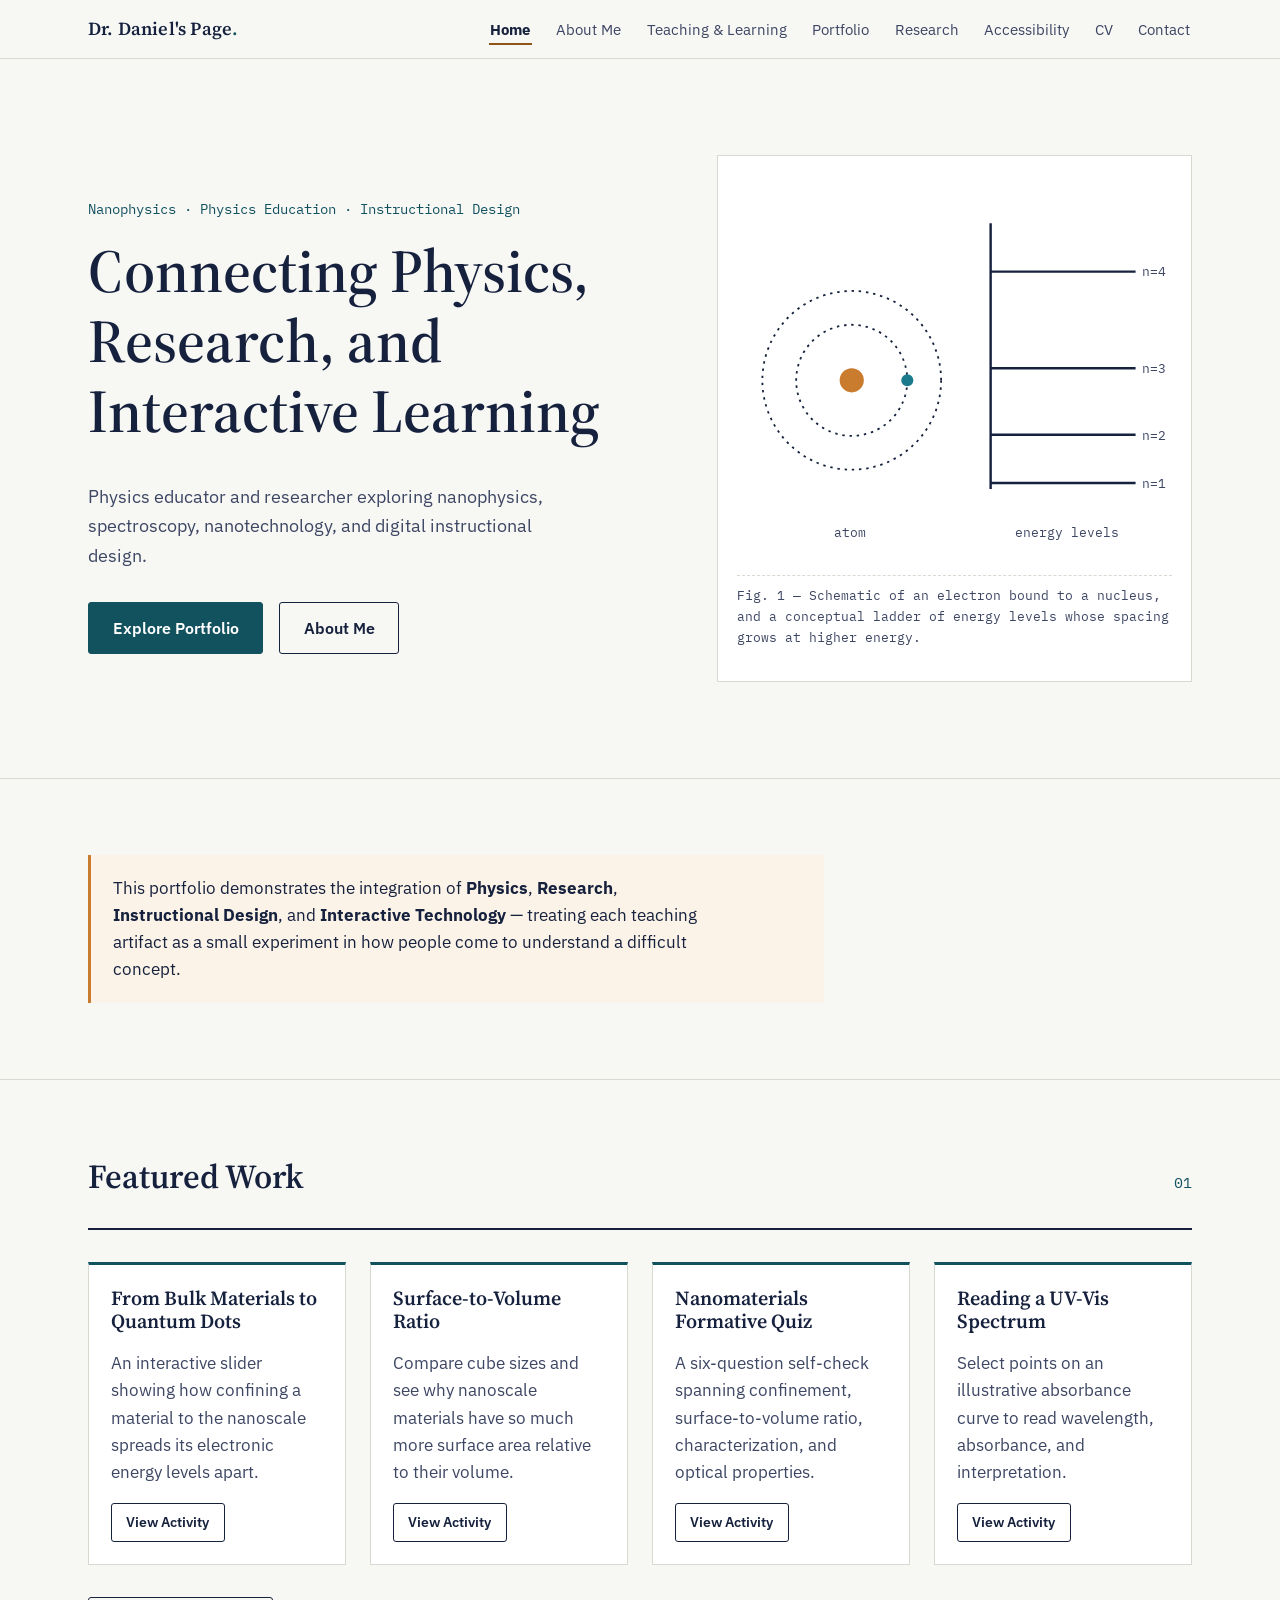
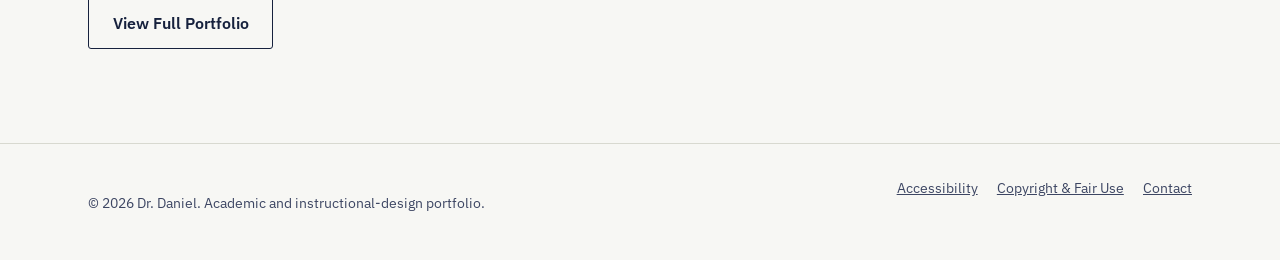
<file: index.html>
<!DOCTYPE html>
<html lang="en">
<head>
<meta charset="UTF-8">
<meta name="viewport" content="width=device-width, initial-scale=1.0">
<title>Daniel — Physics Education & Instructional Design Portfolio</title>
<meta name="description" content="Portfolio home for Daniel, Assistant Professor of Physics at Hawassa University: teaching, interactive learning demonstrations, research, and digital instructional design.">
<link rel="stylesheet" href="style.css">
<link rel="preconnect" href="https://fonts.googleapis.com">
<link href="https://fonts.googleapis.com/css2?family=Source+Serif+4:opsz,wght@8..60,400;8..60,600;8..60,700&family=IBM+Plex+Sans:wght@400;500;600&family=IBM+Plex+Mono:wght@400;500&display=swap" rel="stylesheet">
</head>
<body>
<a class="skip-link" href="#main">Skip to main content</a>

<header class="site-header">
  <div class="wrap nav-row">
    <a class="brand" href="index.html">Dr. Daniel's Page<span>.</span> <span class="visually-hidden">Home</span></a>
    <button class="nav-toggle" id="navToggle" aria-expanded="false" aria-controls="mainNav">
      <span class="bar"></span>
      <span class="visually-hidden">Menu</span>
    </button>
    <nav class="main-nav" id="mainNav" aria-label="Primary">
      <ul>
        <li><a href="index.html" class="active" aria-current="page">Home</a></li>
        <li><a href="about.html">About Me</a></li>
        <li><a href="teaching.html">Teaching &amp; Learning</a></li>
        <li><a href="portfolio.html">Portfolio</a></li>
        <li><a href="research.html">Research</a></li>
        <li><a href="accessibility.html">Accessibility</a></li>
        <li><a href="cv.html">CV</a></li>
        <li><a href="contact.html">Contact</a></li>
      </ul>
    </nav>
  </div>
</header>

<main id="main">

  <section class="hero" id="home-hero">
    <div class="wrap">
      <div>
        <p class="eyebrow-line">Nanophysics &middot; Physics Education &middot; Instructional Design</p>
        <h1>Connecting Physics, Research, and Interactive Learning</h1>
        <p class="lede">Physics educator and researcher exploring nanophysics, spectroscopy, nanotechnology, and digital instructional design.</p>
        <div class="hero-actions">
          <a class="btn btn-primary" href="portfolio.html">Explore Portfolio</a>
          <a class="btn" href="about.html">About Me</a>
        </div>
      </div>
      <div class="hero-figure">
        <svg viewBox="0 0 360 320" role="img" aria-labelledby="heroFigTitle heroFigDesc" xmlns="http://www.w3.org/2000/svg">
          <title id="heroFigTitle">Discrete energy levels of a confined electron</title>
          <desc id="heroFigDesc">A schematic diagram showing an atomic nucleus with an electron orbiting, next to a ladder of horizontal lines representing discrete, unevenly spaced electron energy levels, with the gaps between levels widening near the top.</desc>
          <g stroke="#16213d" stroke-width="1.5" fill="none">
            <circle cx="95" cy="170" r="10" fill="#c97b2e" stroke="none"/>
            <circle cx="95" cy="170" r="46" stroke-dasharray="2 4"/>
            <circle cx="95" cy="170" r="74" stroke-dasharray="2 4"/>
            <circle class="hero-electron" cx="141" cy="170" r="5" fill="#1b7a8c" stroke="none"/>
          </g>
          <g stroke="#16213d" stroke-width="2">
            <line x1="210" y1="260" x2="210" y2="40"/>
            <line x1="210" y1="255" x2="330" y2="255"/>
            <line x1="210" y1="215" x2="330" y2="215"/>
            <line x1="210" y1="160" x2="330" y2="160"/>
            <line x1="210" y1="80" x2="330" y2="80"/>
          </g>
          <text x="335" y="259" font-family="IBM Plex Mono, monospace" font-size="11" fill="#3d4663">n=1</text>
          <text x="335" y="219" font-family="IBM Plex Mono, monospace" font-size="11" fill="#3d4663">n=2</text>
          <text x="335" y="164" font-family="IBM Plex Mono, monospace" font-size="11" fill="#3d4663">n=3</text>
          <text x="335" y="84" font-family="IBM Plex Mono, monospace" font-size="11" fill="#3d4663">n=4</text>
          <text x="80" y="300" font-family="IBM Plex Mono, monospace" font-size="11" fill="#3d4663">atom</text>
          <text x="230" y="300" font-family="IBM Plex Mono, monospace" font-size="11" fill="#3d4663">energy levels</text>
        </svg>
        <p class="fig-caption">Fig. 1 &mdash; Schematic of an electron bound to a nucleus, and a conceptual ladder of energy levels whose spacing grows at higher energy.</p>
      </div>
    </div>
  </section>

  <section id="integration">
    <div class="wrap">
      <div class="integration-line" style="margin-top:0;">
        <p style="margin:0;">This portfolio demonstrates the integration of <strong>Physics</strong>, <strong>Research</strong>, <strong>Instructional Design</strong>, and <strong>Interactive Technology</strong> &mdash; treating each teaching artifact as a small experiment in how people come to understand a difficult concept.</p>
      </div>
    </div>
  </section>

  <section id="featured-work">
    <div class="wrap">
      <div class="section-head"><h2>Featured Work</h2><span class="index">01</span></div>
      <div class="card-grid">
        <article class="slide-card">
          <h4>From Bulk Materials to Quantum Dots</h4>
          <p>An interactive slider showing how confining a material to the nanoscale spreads its electronic energy levels apart.</p>
          <a class="btn btn-small" href="portfolio.html#artifact-quantum-dots">View Activity</a>
        </article>
        <article class="slide-card">
          <h4>Surface-to-Volume Ratio</h4>
          <p>Compare cube sizes and see why nanoscale materials have so much more surface area relative to their volume.</p>
          <a class="btn btn-small" href="portfolio.html#artifact-surface-volume">View Activity</a>
        </article>
        <article class="slide-card">
          <h4>Nanomaterials Formative Quiz</h4>
          <p>A six-question self-check spanning confinement, surface-to-volume ratio, characterization, and optical properties.</p>
          <a class="btn btn-small" href="portfolio.html#artifact-quiz">View Activity</a>
        </article>
        <article class="slide-card">
          <h4>Reading a UV-Vis Spectrum</h4>
          <p>Select points on an illustrative absorbance curve to read wavelength, absorbance, and interpretation.</p>
          <a class="btn btn-small" href="portfolio.html#artifact-uvvis">View Activity</a>
        </article>
      </div>
      <p style="margin-top:2rem;"><a class="btn" href="portfolio.html">View Full Portfolio</a></p>
    </div>
  </section>

</main>

<footer class="site-footer">
  <div class="wrap footer-row">
    <p>&copy; 2026 Dr. Daniel. Academic and instructional-design portfolio.</p>
    <ul class="footer-links">
      <li><a href="accessibility.html">Accessibility</a></li>
      <li><a href="contact.html#copyright">Copyright &amp; Fair Use</a></li>
      <li><a href="contact.html">Contact</a></li>
    </ul>
  </div>
</footer>
<script src="script.js"></script>
</body>
</html>
</file>
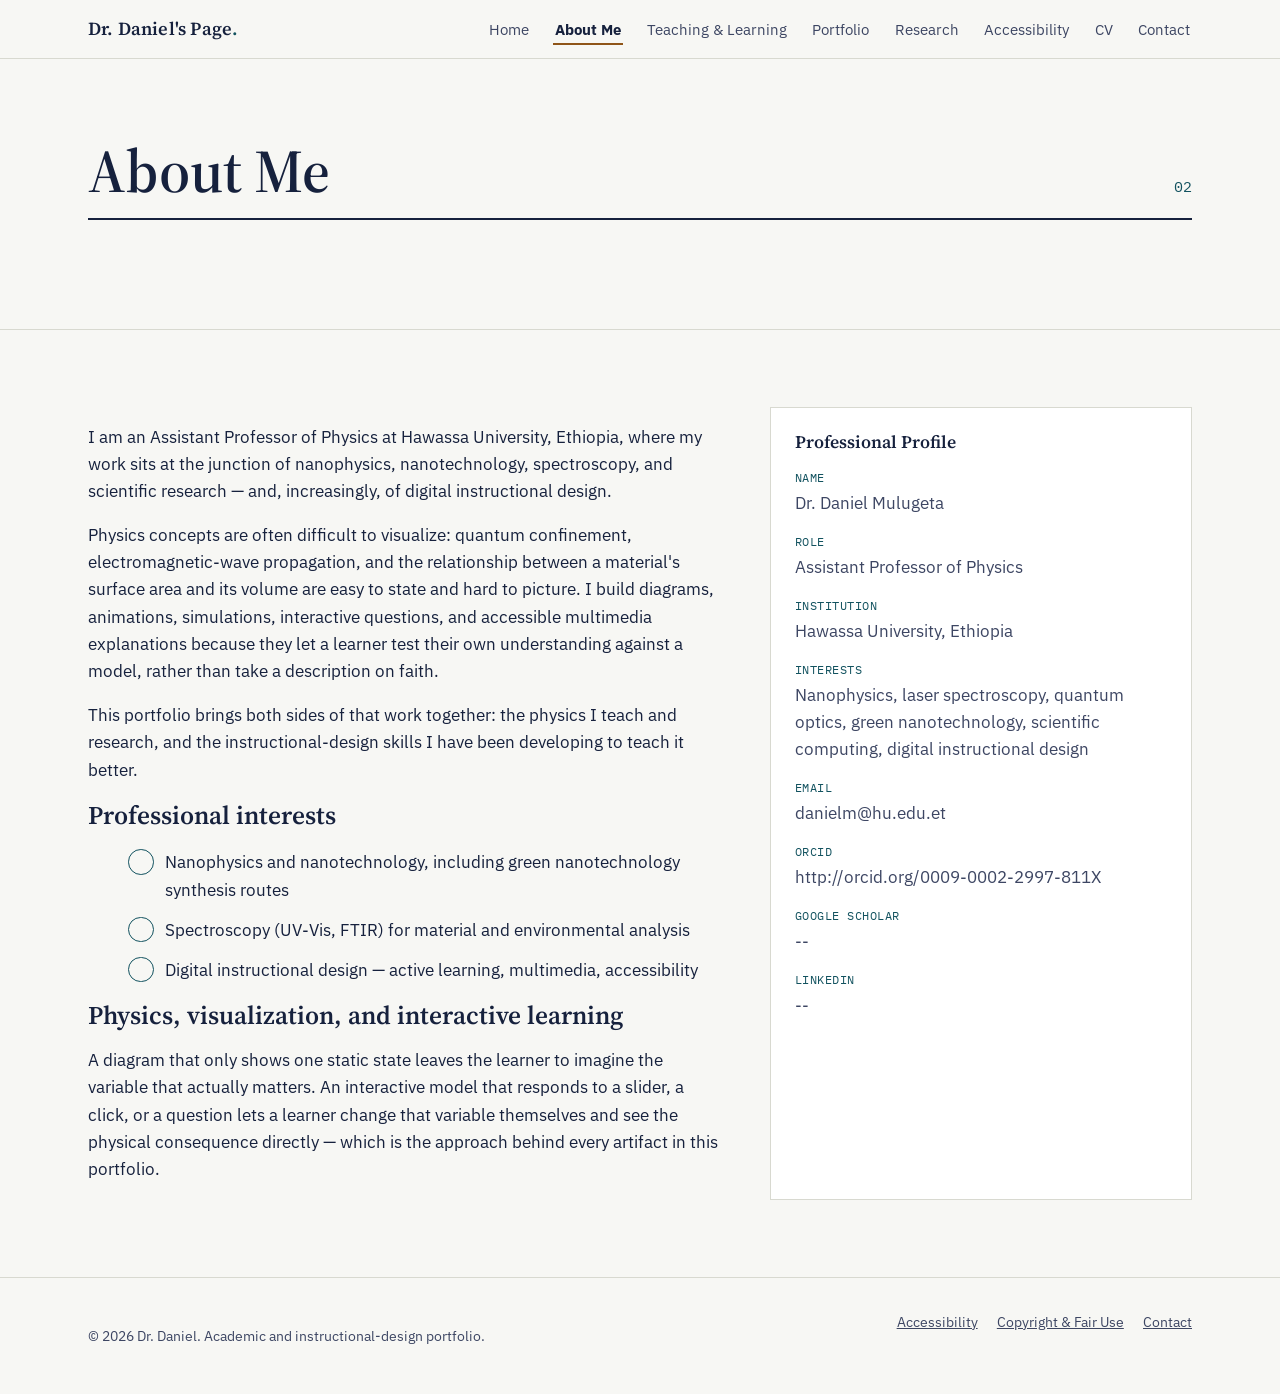
<file: about.html>
<!DOCTYPE html>
<html lang="en">
<head>
<meta charset="UTF-8">
<meta name="viewport" content="width=device-width, initial-scale=1.0">
<title>About Me — Dr. Daniel</title>
<meta name="description" content="Professional biography of Daniel, Assistant Professor of Physics at Hawassa University.">
<link rel="stylesheet" href="style.css">
<link rel="preconnect" href="https://fonts.googleapis.com">
<link href="https://fonts.googleapis.com/css2?family=Source+Serif+4:opsz,wght@8..60,400;8..60,600;8..60,700&family=IBM+Plex+Sans:wght@400;500;600&family=IBM+Plex+Mono:wght@400;500&display=swap" rel="stylesheet">
</head>
<body>
<a class="skip-link" href="#main">Skip to main content</a>

<header class="site-header">
  <div class="wrap nav-row">
    <a class="brand" href="index.html">Dr. Daniel's Page<span>.</span> <span class="visually-hidden">Home</span></a>
    <button class="nav-toggle" id="navToggle" aria-expanded="false" aria-controls="mainNav">
      <span class="bar"></span>
      <span class="visually-hidden">Menu</span>
    </button>
    <nav class="main-nav" id="mainNav" aria-label="Primary">
      <ul>
        <li><a href="index.html">Home</a></li>
        <li><a href="about.html" class="active" aria-current="page">About Me</a></li>
        <li><a href="teaching.html">Teaching &amp; Learning</a></li>
        <li><a href="portfolio.html">Portfolio</a></li>
        <li><a href="research.html">Research</a></li>
        <li><a href="accessibility.html">Accessibility</a></li>
        <li><a href="cv.html">CV</a></li>
        <li><a href="contact.html">Contact</a></li>
      </ul>
    </nav>
  </div>
</header>

<main id="main">

  <section id="about-hero">
    <div class="wrap">
      <div class="section-head"><h1 style="margin-bottom:0;">About Me</h1><span class="index">02</span></div>
    </div>
  </section>
  <section id="about">
    <div class="wrap">
      <div class="about-grid">
        <div class="measure-wide">
          <p>I am an Assistant Professor of Physics at Hawassa University, Ethiopia, where my work sits at the junction of nanophysics, nanotechnology, spectroscopy, and scientific research &mdash; and, increasingly, of digital instructional design.</p>
          <p>Physics concepts are often difficult to visualize: quantum confinement, electromagnetic-wave propagation, and the relationship between a material's surface area and its volume are easy to state and hard to picture. I build diagrams, animations, simulations, interactive questions, and accessible multimedia explanations because they let a learner test their own understanding against a model, rather than take a description on faith.</p>
          <p>This portfolio brings both sides of that work together: the physics I teach and research, and the instructional-design skills I have been developing to teach it better.</p>
          <h3>Professional interests</h3>
          <ul class="pillar-list">
            <li><span class="pillar-icon"></span><span>Nanophysics and nanotechnology, including green nanotechnology synthesis routes</span></li>
            <li><span class="pillar-icon"></span><span>Spectroscopy (UV-Vis, FTIR) for material and environmental analysis</span></li>
            <li><span class="pillar-icon"></span><span>Digital instructional design &mdash; active learning, multimedia, accessibility</span></li>
          </ul>
          <h3>Physics, visualization, and interactive learning</h3>
          <p>A diagram that only shows one static state leaves the learner to imagine the variable that actually matters. An interactive model that responds to a slider, a click, or a question lets a learner change that variable themselves and see the physical consequence directly &mdash; which is the approach behind every artifact in this portfolio.</p>
        </div>
        <div class="profile-card">
          <h3>Professional Profile</h3>
          <dl>
            <dt>Name</dt><dd>Dr. Daniel Mulugeta</dd>
            <dt>Role</dt><dd>Assistant Professor of Physics</dd>
            <dt>Institution</dt><dd>Hawassa University, Ethiopia</dd>
            <dt>Interests</dt><dd>Nanophysics, laser spectroscopy, quantum optics, green nanotechnology, scientific computing, digital instructional design</dd>
            <dt>Email</dt><dd>danielm@hu.edu.et</dd>
            <dt>ORCID</dt><dd>http://orcid.org/0009-0002-2997-811X</dd>
            <dt>Google Scholar</dt><dd> -- </dd>
            <dt>LinkedIn</dt><dd> -- </dd>
          </dl>
        </div>
      </div>
    </div>
  </section>

</main>

<footer class="site-footer">
  <div class="wrap footer-row">
    <p>&copy; 2026 Dr. Daniel. Academic and instructional-design portfolio.</p>
    <ul class="footer-links">
      <li><a href="accessibility.html">Accessibility</a></li>
      <li><a href="contact.html#copyright">Copyright &amp; Fair Use</a></li>
      <li><a href="contact.html">Contact</a></li>
    </ul>
  </div>
</footer>
<script src="script.js"></script>
</body>
</html>
</file>
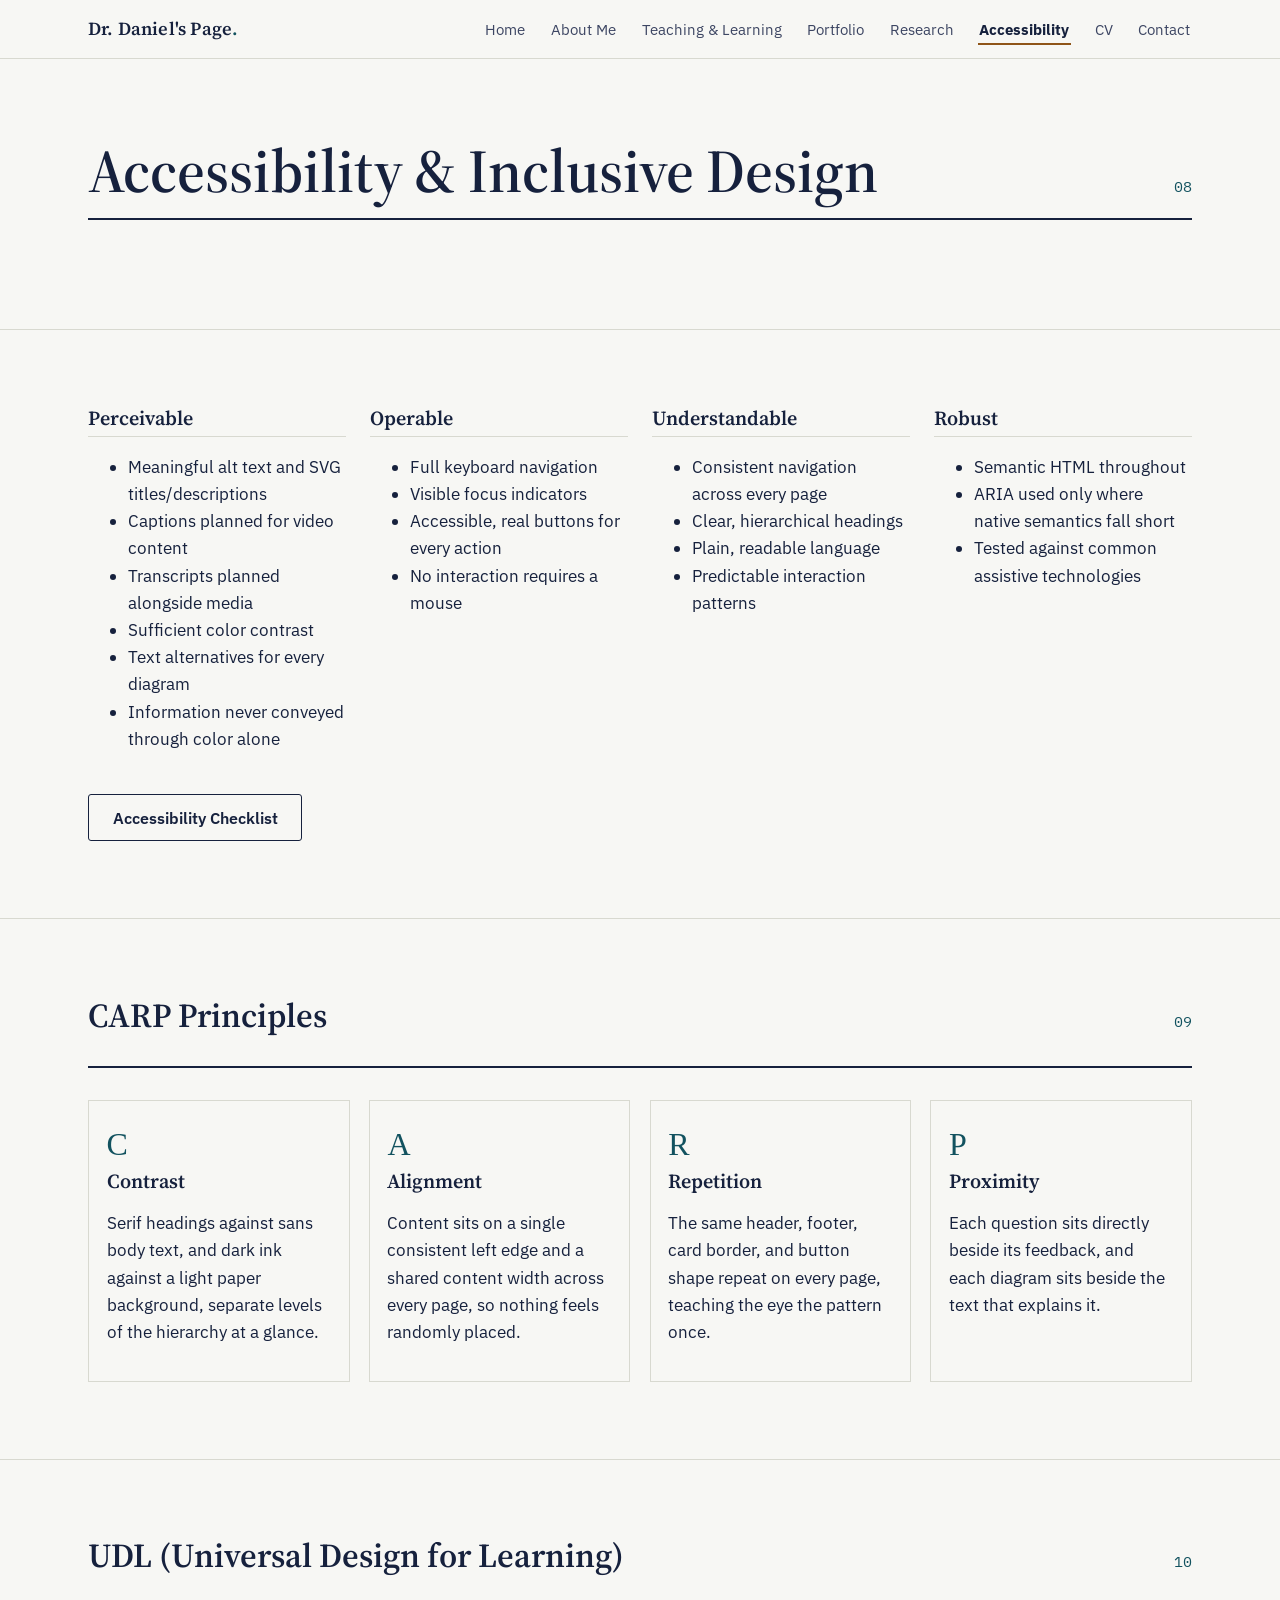
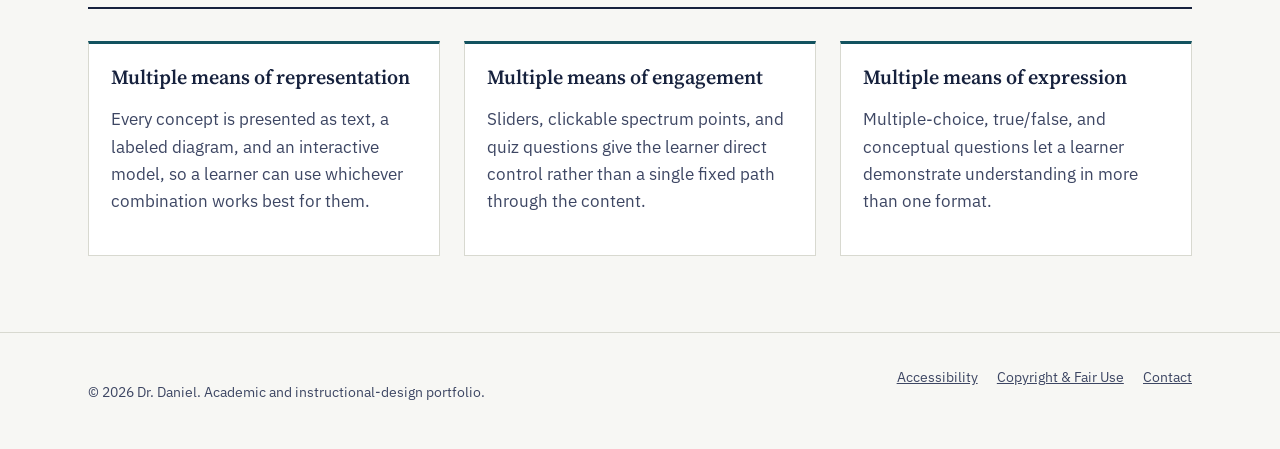
<file: accessibility.html>
<!DOCTYPE html>
<html lang="en">
<head>
<meta charset="UTF-8">
<meta name="viewport" content="width=device-width, initial-scale=1.0">
<title>Accessibility & Visual Design — Dr. Daniel</title>
<meta name="description" content="Accessibility, CARP visual-design principles, and UDL approach used throughout this portfolio.">
<link rel="stylesheet" href="style.css">
<link rel="preconnect" href="https://fonts.googleapis.com">
<link href="https://fonts.googleapis.com/css2?family=Source+Serif+4:opsz,wght@8..60,400;8..60,600;8..60,700&family=IBM+Plex+Sans:wght@400;500;600&family=IBM+Plex+Mono:wght@400;500&display=swap" rel="stylesheet">
</head>
<body>
<a class="skip-link" href="#main">Skip to main content</a>

<header class="site-header">
  <div class="wrap nav-row">
    <a class="brand" href="index.html">Dr. Daniel's Page<span>.</span> <span class="visually-hidden">Home</span></a>
    <button class="nav-toggle" id="navToggle" aria-expanded="false" aria-controls="mainNav">
      <span class="bar"></span>
      <span class="visually-hidden">Menu</span>
    </button>
    <nav class="main-nav" id="mainNav" aria-label="Primary">
      <ul>
        <li><a href="index.html">Home</a></li>
        <li><a href="about.html">About Me</a></li>
        <li><a href="teaching.html">Teaching &amp; Learning</a></li>
        <li><a href="portfolio.html">Portfolio</a></li>
        <li><a href="research.html">Research</a></li>
        <li><a href="accessibility.html" class="active" aria-current="page">Accessibility</a></li>
        <li><a href="cv.html">CV</a></li>
        <li><a href="contact.html">Contact</a></li>
      </ul>
    </nav>
  </div>
</header>

<main id="main">

  <section id="accessibility-hero">
    <div class="wrap">
      <div class="section-head"><h1 style="margin-bottom:0;">Accessibility &amp; Inclusive Design</h1><span class="index">08</span></div>
    </div>
  </section>

  <section id="accessibility">
    <div class="wrap">
      <div class="a11y-columns">
        <div>
          <h4>Perceivable</h4>
          <ul>
            <li>Meaningful alt text and SVG titles/descriptions</li>
            <li>Captions planned for video content</li>
            <li>Transcripts planned alongside media</li>
            <li>Sufficient color contrast</li>
            <li>Text alternatives for every diagram</li>
            <li>Information never conveyed through color alone</li>
          </ul>
        </div>
        <div>
          <h4>Operable</h4>
          <ul>
            <li>Full keyboard navigation</li>
            <li>Visible focus indicators</li>
            <li>Accessible, real buttons for every action</li>
            <li>No interaction requires a mouse</li>
          </ul>
        </div>
        <div>
          <h4>Understandable</h4>
          <ul>
            <li>Consistent navigation across every page</li>
            <li>Clear, hierarchical headings</li>
            <li>Plain, readable language</li>
            <li>Predictable interaction patterns</li>
          </ul>
        </div>
        <div>
          <h4>Robust</h4>
          <ul>
            <li>Semantic HTML throughout</li>
            <li>ARIA used only where native semantics fall short</li>
            <li>Tested against common assistive technologies</li>
          </ul>
        </div>
      </div>
      <button class="btn" id="checklistToggle" aria-expanded="false" aria-controls="a11yChecklist" style="margin-top:1.5rem;">Accessibility Checklist</button>
      <div class="checklist" id="a11yChecklist" hidden>
        <h4>WCAG-informed checklist implemented in this site</h4>
        <ul>
          <li>Skip-to-content link on every page</li>
          <li>Semantic landmarks: header, nav, main, section, footer</li>
          <li>Descriptive, unique page titles and a logical heading hierarchy</li>
          <li>Visible focus outlines on every interactive element</li>
          <li>Keyboard-operable mobile menu, quizzes, slider, buttons, and animation controls</li>
          <li><code>prefers-reduced-motion</code> respected for all animation</li>
          <li>Quiz feedback announced via an ARIA live region</li>
          <li>SVG diagrams carry a title and description read by screen readers</li>
          <li>The current page is marked in navigation with <code>aria-current="page"</code> plus bold text and an underline, not color alone</li>
        </ul>
      </div>
    </div>
  </section>

  <section id="carp">
    <div class="wrap">
      <div class="section-head"><h2>CARP Principles</h2><span class="index">09</span></div>
      <div class="carp-grid">
        <div class="carp-card"><div class="letter">C</div><h4>Contrast</h4><p>Serif headings against sans body text, and dark ink against a light paper background, separate levels of the hierarchy at a glance.</p></div>
        <div class="carp-card"><div class="letter">A</div><h4>Alignment</h4><p>Content sits on a single consistent left edge and a shared content width across every page, so nothing feels randomly placed.</p></div>
        <div class="carp-card"><div class="letter">R</div><h4>Repetition</h4><p>The same header, footer, card border, and button shape repeat on every page, teaching the eye the pattern once.</p></div>
        <div class="carp-card"><div class="letter">P</div><h4>Proximity</h4><p>Each question sits directly beside its feedback, and each diagram sits beside the text that explains it.</p></div>
      </div>
    </div>
  </section>

  <section id="udl">
    <div class="wrap">
      <div class="section-head"><h2>UDL (Universal Design for Learning)</h2><span class="index">10</span></div>
      <div class="card-grid">
        <article class="slide-card">
          <h4>Multiple means of representation</h4>
          <p>Every concept is presented as text, a labeled diagram, and an interactive model, so a learner can use whichever combination works best for them.</p>
        </article>
        <article class="slide-card">
          <h4>Multiple means of engagement</h4>
          <p>Sliders, clickable spectrum points, and quiz questions give the learner direct control rather than a single fixed path through the content.</p>
        </article>
        <article class="slide-card">
          <h4>Multiple means of expression</h4>
          <p>Multiple-choice, true/false, and conceptual questions let a learner demonstrate understanding in more than one format.</p>
        </article>
      </div>
    </div>
  </section>

</main>

<footer class="site-footer">
  <div class="wrap footer-row">
    <p>&copy; 2026 Dr. Daniel. Academic and instructional-design portfolio.</p>
    <ul class="footer-links">
      <li><a href="accessibility.html">Accessibility</a></li>
      <li><a href="contact.html#copyright">Copyright &amp; Fair Use</a></li>
      <li><a href="contact.html">Contact</a></li>
    </ul>
  </div>
</footer>
<script src="script.js"></script>
</body>
</html>
</file>
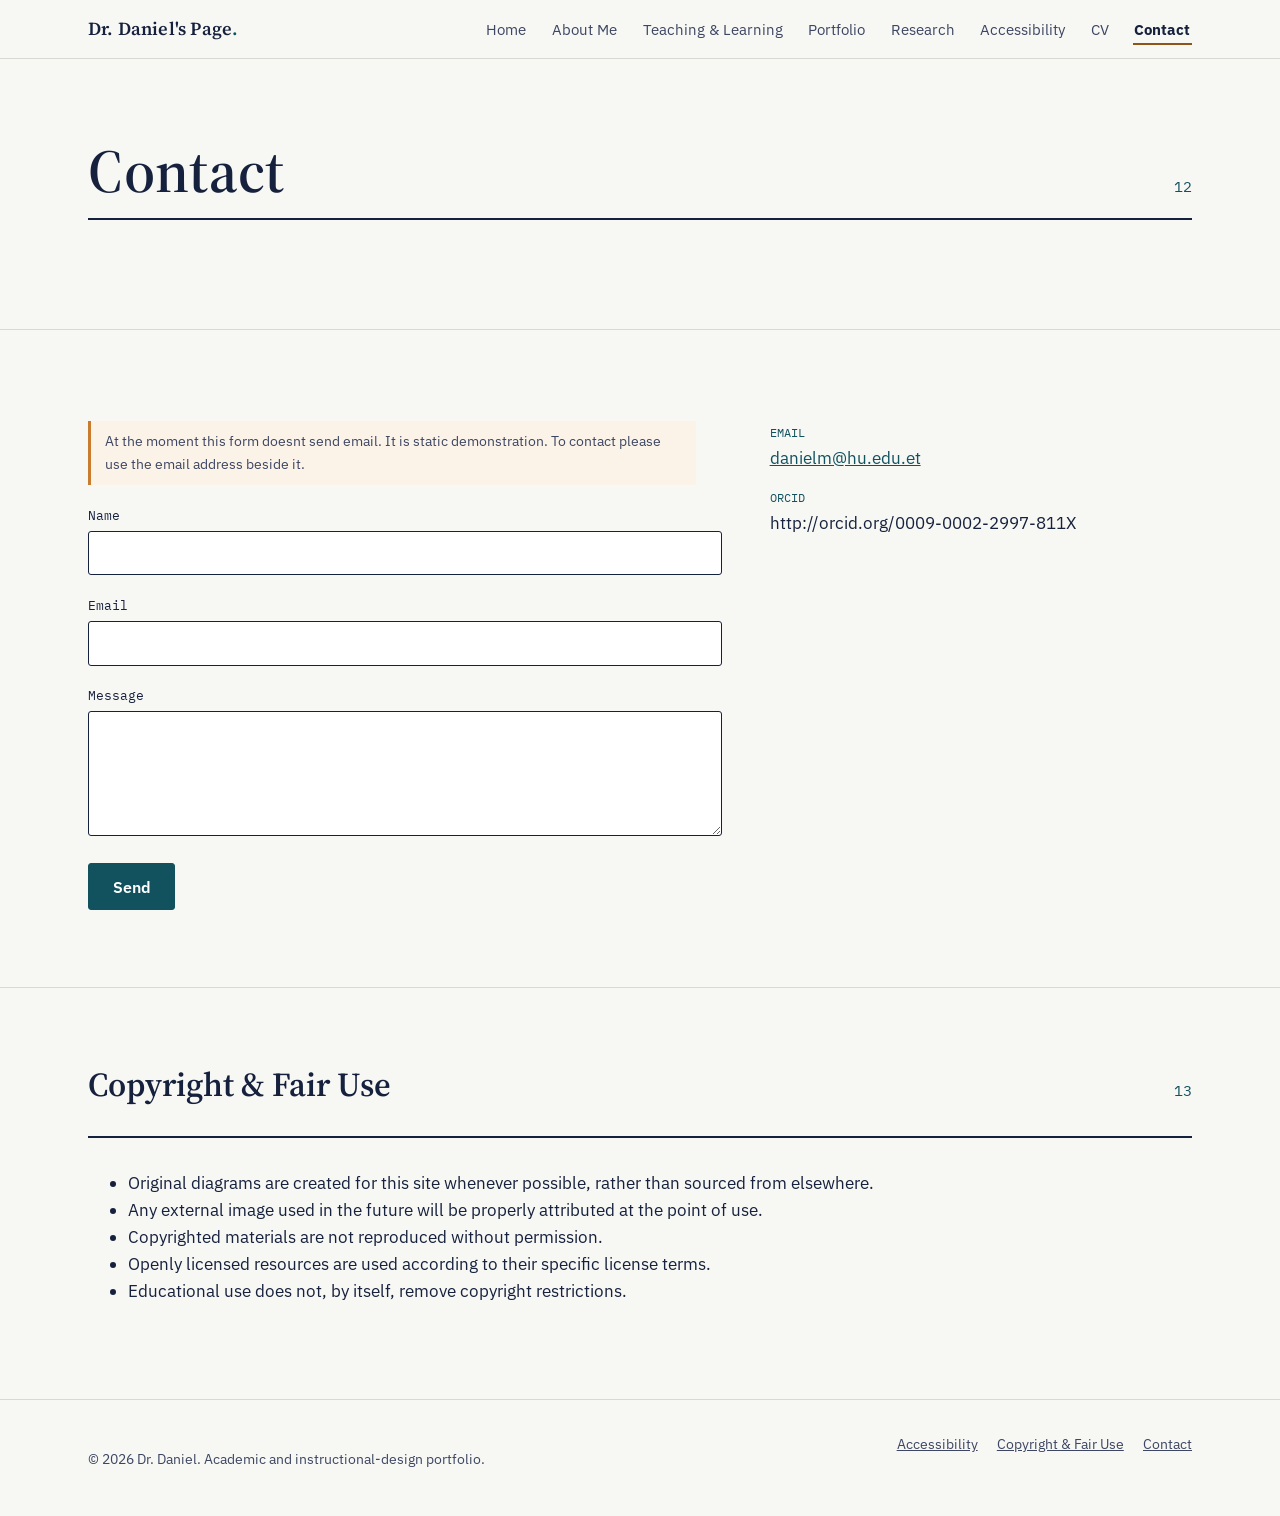
<file: contact.html>
<!DOCTYPE html>
<html lang="en">
<head>
<meta charset="UTF-8">
<meta name="viewport" content="width=device-width, initial-scale=1.0">
<title>Contact — Dr. Daniel Mulugeta</title>
<meta name="description" content="Contact details and copyright and fair-use policy for Daniel's portfolio.">
<link rel="stylesheet" href="style.css">
<link rel="preconnect" href="https://fonts.googleapis.com">
<link href="https://fonts.googleapis.com/css2?family=Source+Serif+4:opsz,wght@8..60,400;8..60,600;8..60,700&family=IBM+Plex+Sans:wght@400;500;600&family=IBM+Plex+Mono:wght@400;500&display=swap" rel="stylesheet">
</head>
<body>
<a class="skip-link" href="#main">Skip to main content</a>

<header class="site-header">
  <div class="wrap nav-row">
    <a class="brand" href="index.html">Dr. Daniel's Page<span>.</span> <span class="visually-hidden">Home</span></a>
    <button class="nav-toggle" id="navToggle" aria-expanded="false" aria-controls="mainNav">
      <span class="bar"></span>
      <span class="visually-hidden">Menu</span>
    </button>
    <nav class="main-nav" id="mainNav" aria-label="Primary">
      <ul>
        <li><a href="index.html">Home</a></li>
        <li><a href="about.html">About Me</a></li>
        <li><a href="teaching.html">Teaching &amp; Learning</a></li>
        <li><a href="portfolio.html">Portfolio</a></li>
        <li><a href="research.html">Research</a></li>
        <li><a href="accessibility.html">Accessibility</a></li>
        <li><a href="cv.html">CV</a></li>
        <li><a href="contact.html" class="active" aria-current="page">Contact</a></li>
      </ul>
    </nav>
  </div>
</header>

<main id="main">

  <section id="contact-hero">
    <div class="wrap">
      <div class="section-head"><h1 style="margin-bottom:0;">Contact</h1><span class="index">12</span></div>
    </div>
  </section>
  <section id="contact">
    <div class="wrap">
      <div class="contact-grid">
        <div>
          <p class="form-note">At the moment this form doesnt send email. It is static demonstration. To contact please use the email address beside it.</p>
          <form id="contactForm" novalidate>
            <div class="form-field">
              <label for="cName">Name</label>
              <input type="text" id="cName" name="name" autocomplete="name" required>
            </div>
            <div class="form-field">
              <label for="cEmail">Email</label>
              <input type="email" id="cEmail" name="email" autocomplete="email" required>
            </div>
            <div class="form-field">
              <label for="cMessage">Message</label>
              <textarea id="cMessage" name="message" rows="5" required></textarea>
            </div>
            <button type="submit" class="btn btn-primary">Send</button>
            <div class="live-region" aria-live="polite" id="contactLiveRegion"></div>
          </form>
        </div>
        <div class="contact-links">
          <dl>
            <dt>Email</dt><dd><a href="mailto:%5BProfessional%20Email%5D">danielm@hu.edu.et</a></dd>
            <dt>ORCID</dt><dd>http://orcid.org/0009-0002-2997-811X</dd> 
          </dl>
        </div>
      </div>
    </div>
  </section>

  <section id="copyright">
    <div class="wrap">
      <div class="section-head"><h2>Copyright &amp; Fair Use</h2><span class="index">13</span></div>
      <div class="measure-wide">
        <ul>
          <li>Original diagrams are created for this site whenever possible, rather than sourced from elsewhere.</li>
          <li>Any external image used in the future will be properly attributed at the point of use.</li>
          <li>Copyrighted materials are not reproduced without permission.</li>
          <li>Openly licensed resources are used according to their specific license terms.</li>
          <li>Educational use does not, by itself, remove copyright restrictions.</li>
        </ul>
      </div>
    </div>
  </section>

</main>

<footer class="site-footer">
  <div class="wrap footer-row">
    <p>&copy; 2026 Dr. Daniel. Academic and instructional-design portfolio.</p>
    <ul class="footer-links">
      <li><a href="accessibility.html">Accessibility</a></li>
      <li><a href="contact.html#copyright">Copyright &amp; Fair Use</a></li>
      <li><a href="contact.html">Contact</a></li>
    </ul>
  </div>
</footer>
<script src="script.js"></script>
</body>
</html>
</file>
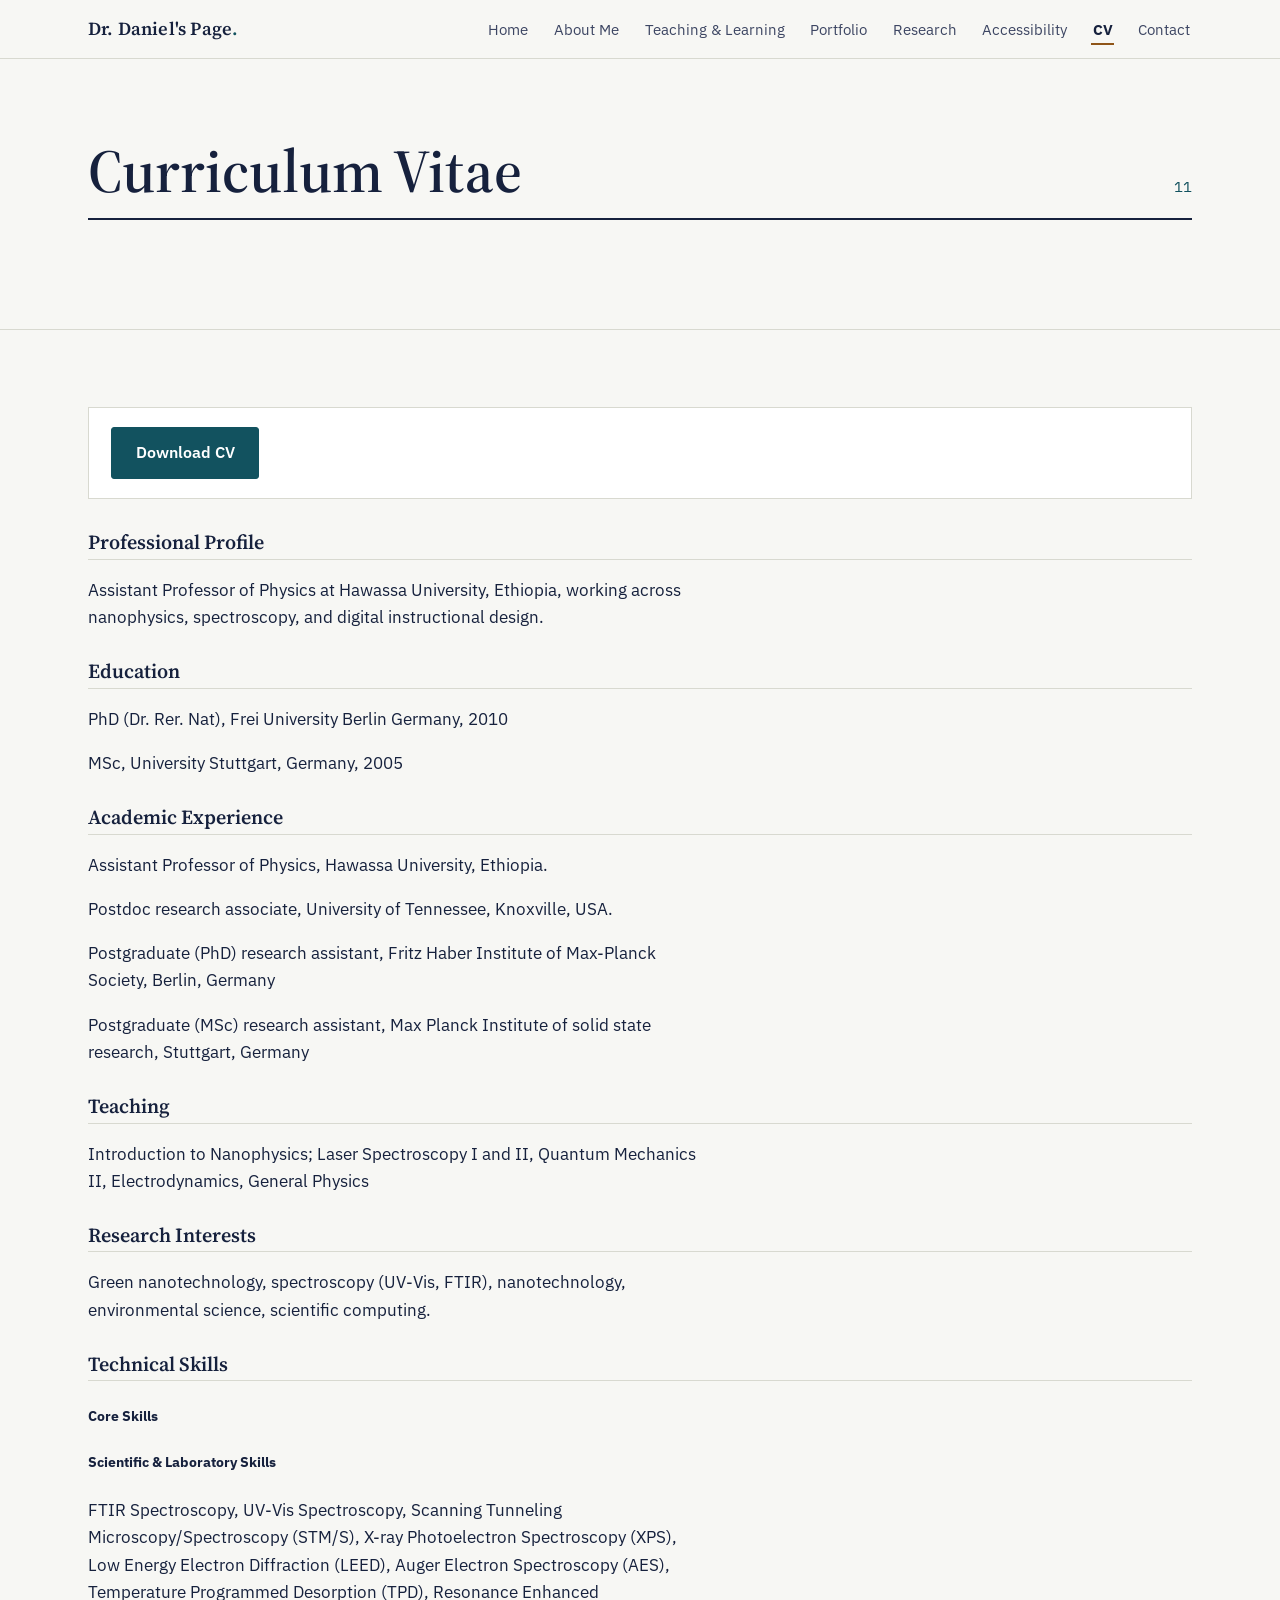
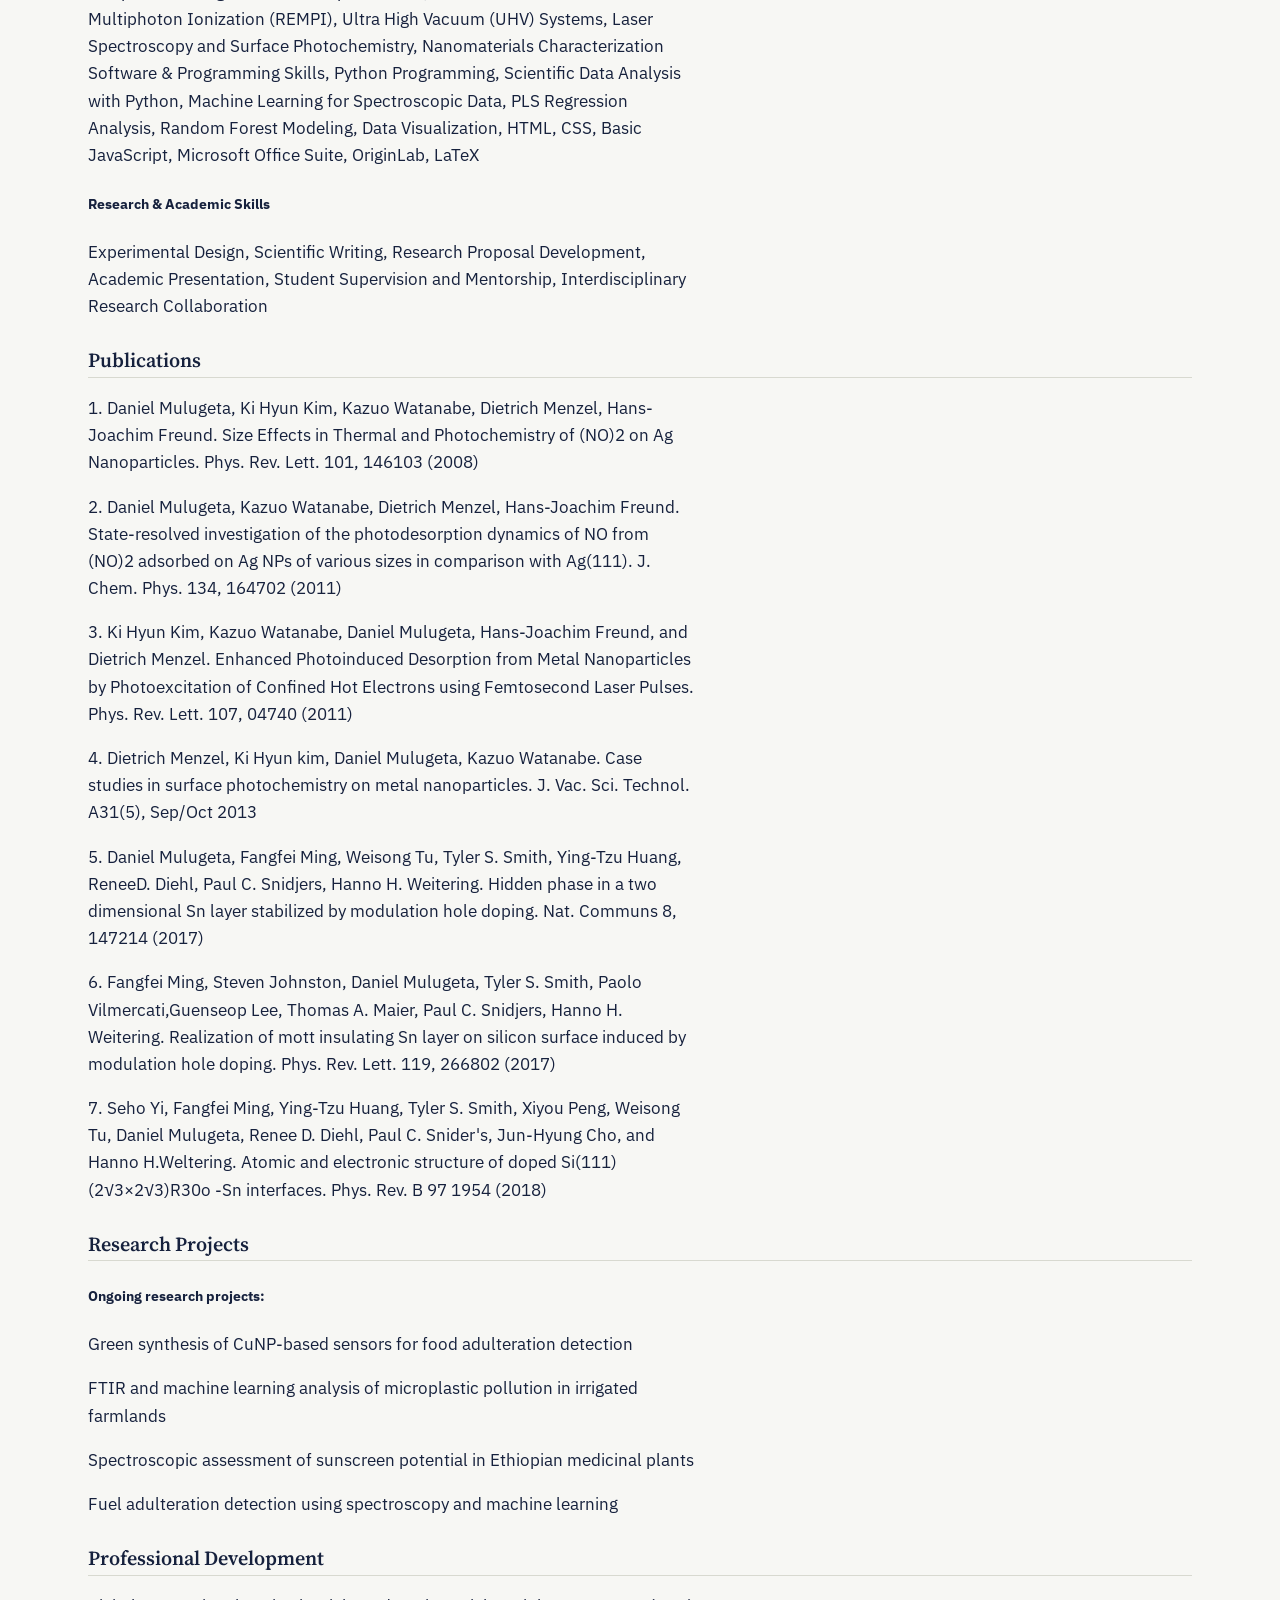
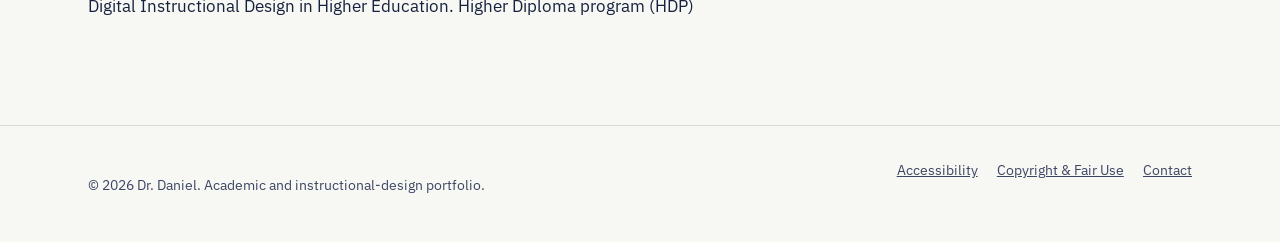
<file: cv.html>
<!DOCTYPE html>
<html lang="en">
<head>
<meta charset="UTF-8">
<meta name="viewport" content="width=device-width, initial-scale=1.0">
<title>CV — Dr. Daniel</title>
<meta name="description" content="Curriculum vitae of Daniel, Assistant Professor of Physics at Hawassa University.">
<link rel="stylesheet" href="style.css">
<link rel="preconnect" href="https://fonts.googleapis.com">
<link href="https://fonts.googleapis.com/css2?family=Source+Serif+4:opsz,wght@8..60,400;8..60,600;8..60,700&family=IBM+Plex+Sans:wght@400;500;600&family=IBM+Plex+Mono:wght@400;500&display=swap" rel="stylesheet">
</head>
<body>
<a class="skip-link" href="#main">Skip to main content</a>

<header class="site-header">
  <div class="wrap nav-row">
    <a class="brand" href="index.html">Dr. Daniel's Page<span>.</span> <span class="visually-hidden">Home</span></a>
    <button class="nav-toggle" id="navToggle" aria-expanded="false" aria-controls="mainNav">
      <span class="bar"></span>
      <span class="visually-hidden">Menu</span>
    </button>
    <nav class="main-nav" id="mainNav" aria-label="Primary">
      <ul>
        <li><a href="index.html">Home</a></li>
        <li><a href="about.html">About Me</a></li>
        <li><a href="teaching.html">Teaching &amp; Learning</a></li>
        <li><a href="portfolio.html">Portfolio</a></li>
        <li><a href="research.html">Research</a></li>
        <li><a href="accessibility.html">Accessibility</a></li>
        <li><a href="cv.html" class="active" aria-current="page">CV</a></li>
        <li><a href="contact.html">Contact</a></li>
      </ul>
    </nav>
  </div>
</header>

<main id="main">

  <section id="cv-hero">
    <div class="wrap">
      <div class="section-head"><h1 style="margin-bottom:0;">Curriculum Vitae</h1><span class="index">11</span></div>
    </div>
  </section>
  <section id="cv">
    <div class="wrap">
      <div class="cv-download">
        <a class="btn btn-primary" href="assets/documents/CV Daniel.pdf" id="cvDownload">Download CV</a>
      </div>

      <div class="cv-section-block">
        <h4>Professional Profile</h4>
        <p>Assistant Professor of Physics at Hawassa University, Ethiopia, working across nanophysics, spectroscopy, and digital instructional design.</p>
      </div>
      <div class="cv-section-block">
        <h4>Education</h4>
        <p>PhD (Dr. Rer. Nat), Frei University Berlin Germany, 2010</p>
        <p>MSc, University Stuttgart, Germany, 2005</p>
      </div>
      <div class="cv-section-block">
        <h4>Academic Experience</h4>
        <p>Assistant Professor of Physics, Hawassa University, Ethiopia.</p>
        <p>Postdoc research associate, University of Tennessee, Knoxville, USA.</p>
        <p>Postgraduate (PhD) research assistant, Fritz Haber Institute of Max-Planck Society, Berlin, Germany</p>
        <p>Postgraduate (MSc) research assistant, Max Planck Institute of solid state research, Stuttgart, Germany</p>
      </div>
      <div class="cv-section-block">
        <h4>Teaching</h4>
        <p>Introduction to Nanophysics; Laser Spectroscopy I and II, Quantum Mechanics II, Electrodynamics, General Physics</p>
      </div>
      <div class="cv-section-block">
        <h4>Research Interests</h4>
        <p>Green nanotechnology, spectroscopy (UV-Vis, FTIR), nanotechnology, environmental science, scientific computing.</p>
      </div>
      <div class="cv-section-block">
        <h4>Technical Skills</h4>
        <h5>Core Skills</h5> 
        <h5>Scientific & Laboratory Skills</h5> 
        <p>FTIR Spectroscopy, UV-Vis Spectroscopy, Scanning Tunneling Microscopy/Spectroscopy (STM/S), 
        X-ray Photoelectron Spectroscopy (XPS), Low Energy Electron Diffraction (LEED), Auger Electron Spectroscopy (AES), Temperature Programmed Desorption (TPD),
        Resonance Enhanced Multiphoton Ionization (REMPI), Ultra High Vacuum (UHV) Systems, Laser Spectroscopy and Surface Photochemistry, Nanomaterials Characterization Software & Programming Skills, 
        Python Programming, Scientific Data Analysis with Python, Machine Learning for Spectroscopic Data, PLS Regression Analysis, Random Forest Modeling, Data Visualization, HTML, CSS, Basic JavaScript, 
        Microsoft Office Suite, OriginLab, LaTeX</p>

<h5>Research & Academic Skills</h5>
<p>Experimental Design, Scientific Writing, Research Proposal Development, Academic Presentation, 
  Student Supervision and Mentorship, Interdisciplinary Research Collaboration</p>
      </div>
      <div class="cv-section-block">
        <h4>Publications</h4>
        <p>1. Daniel Mulugeta, Ki Hyun Kim, Kazuo Watanabe, Dietrich Menzel, Hans-Joachim 
Freund. Size Effects in Thermal and Photochemistry of (NO)2 on Ag Nanoparticles. 
Phys. Rev. Lett. 101, 146103 (2008)</p> 
<p>2. Daniel Mulugeta, Kazuo Watanabe, Dietrich Menzel, Hans-Joachim Freund. State-resolved 
investigation of the photodesorption dynamics of NO from (NO)2 adsorbed on Ag NPs of 
various sizes in comparison with Ag(111). J. Chem. Phys. 134, 164702 (2011)</p>
<p>3. Ki Hyun Kim, Kazuo Watanabe, Daniel Mulugeta, Hans-Joachim Freund, and Dietrich Menzel. 
Enhanced Photoinduced Desorption from Metal Nanoparticles by Photoexcitation of Confined 
Hot Electrons using Femtosecond Laser Pulses. Phys. Rev. Lett. 107, 04740 (2011)</p>
<p>4. Dietrich Menzel, Ki Hyun kim, Daniel Mulugeta, Kazuo Watanabe. Case studies in surface 
photochemistry on metal nanoparticles. J. Vac. Sci. Technol. A31(5), Sep/Oct 2013</p>
<p>5. Daniel Mulugeta, Fangfei Ming, Weisong Tu, Tyler S. Smith, Ying-Tzu Huang, ReneeD. Diehl, 
Paul C. Snidjers, Hanno H. Weitering. Hidden phase in a two dimensional Sn layer stabilized by 
modulation hole doping. Nat. Communs 8, 147214 (2017)</p>
<p>6. Fangfei Ming, Steven Johnston, Daniel Mulugeta, Tyler S. Smith, Paolo Vilmercati,Guenseop 
Lee, Thomas A. Maier, Paul C. Snidjers, Hanno H. Weitering. Realization of mott insulating Sn 
layer on silicon surface induced by modulation hole doping. Phys. Rev. Lett. 119, 266802 
(2017)</p> 
<p>7. Seho Yi, Fangfei Ming, Ying-Tzu Huang, Tyler S. Smith, Xiyou Peng, Weisong Tu, Daniel 
Mulugeta, Renee D. Diehl, Paul C. Snider's, Jun-Hyung Cho, and Hanno H.Weltering. Atomic 
and electronic structure of doped Si(111) (2√3×2√3)R30o -Sn interfaces. Phys. Rev. B 97 1954 
(2018)</p>
      </div>
      <div class="cv-section-block">
        <h4>Research Projects</h4>
        <h5>Ongoing research projects:</h5>
        <p>Green synthesis of CuNP-based sensors for food adulteration detection</p> 
        <p>FTIR and machine learning analysis of microplastic pollution in irrigated farmlands</p>
        <p>Spectroscopic assessment of sunscreen potential in Ethiopian medicinal plants</p> 
        <p>Fuel adulteration detection using spectroscopy and machine learning</p>
      </div>
      <div class="cv-section-block">
        <h4>Professional Development</h4>
        <p>Digital Instructional Design in Higher Education. Higher Diploma program (HDP)</p>
      </div>
    </div>
  </section>

</main>

<footer class="site-footer">
  <div class="wrap footer-row">
    <p>&copy; 2026 Dr. Daniel. Academic and instructional-design portfolio.</p>
    <ul class="footer-links">
      <li><a href="accessibility.html">Accessibility</a></li>
      <li><a href="contact.html#copyright">Copyright &amp; Fair Use</a></li>
      <li><a href="contact.html">Contact</a></li>
    </ul>
  </div>
</footer>
<script src="script.js"></script>
</body>
</html>
</file>
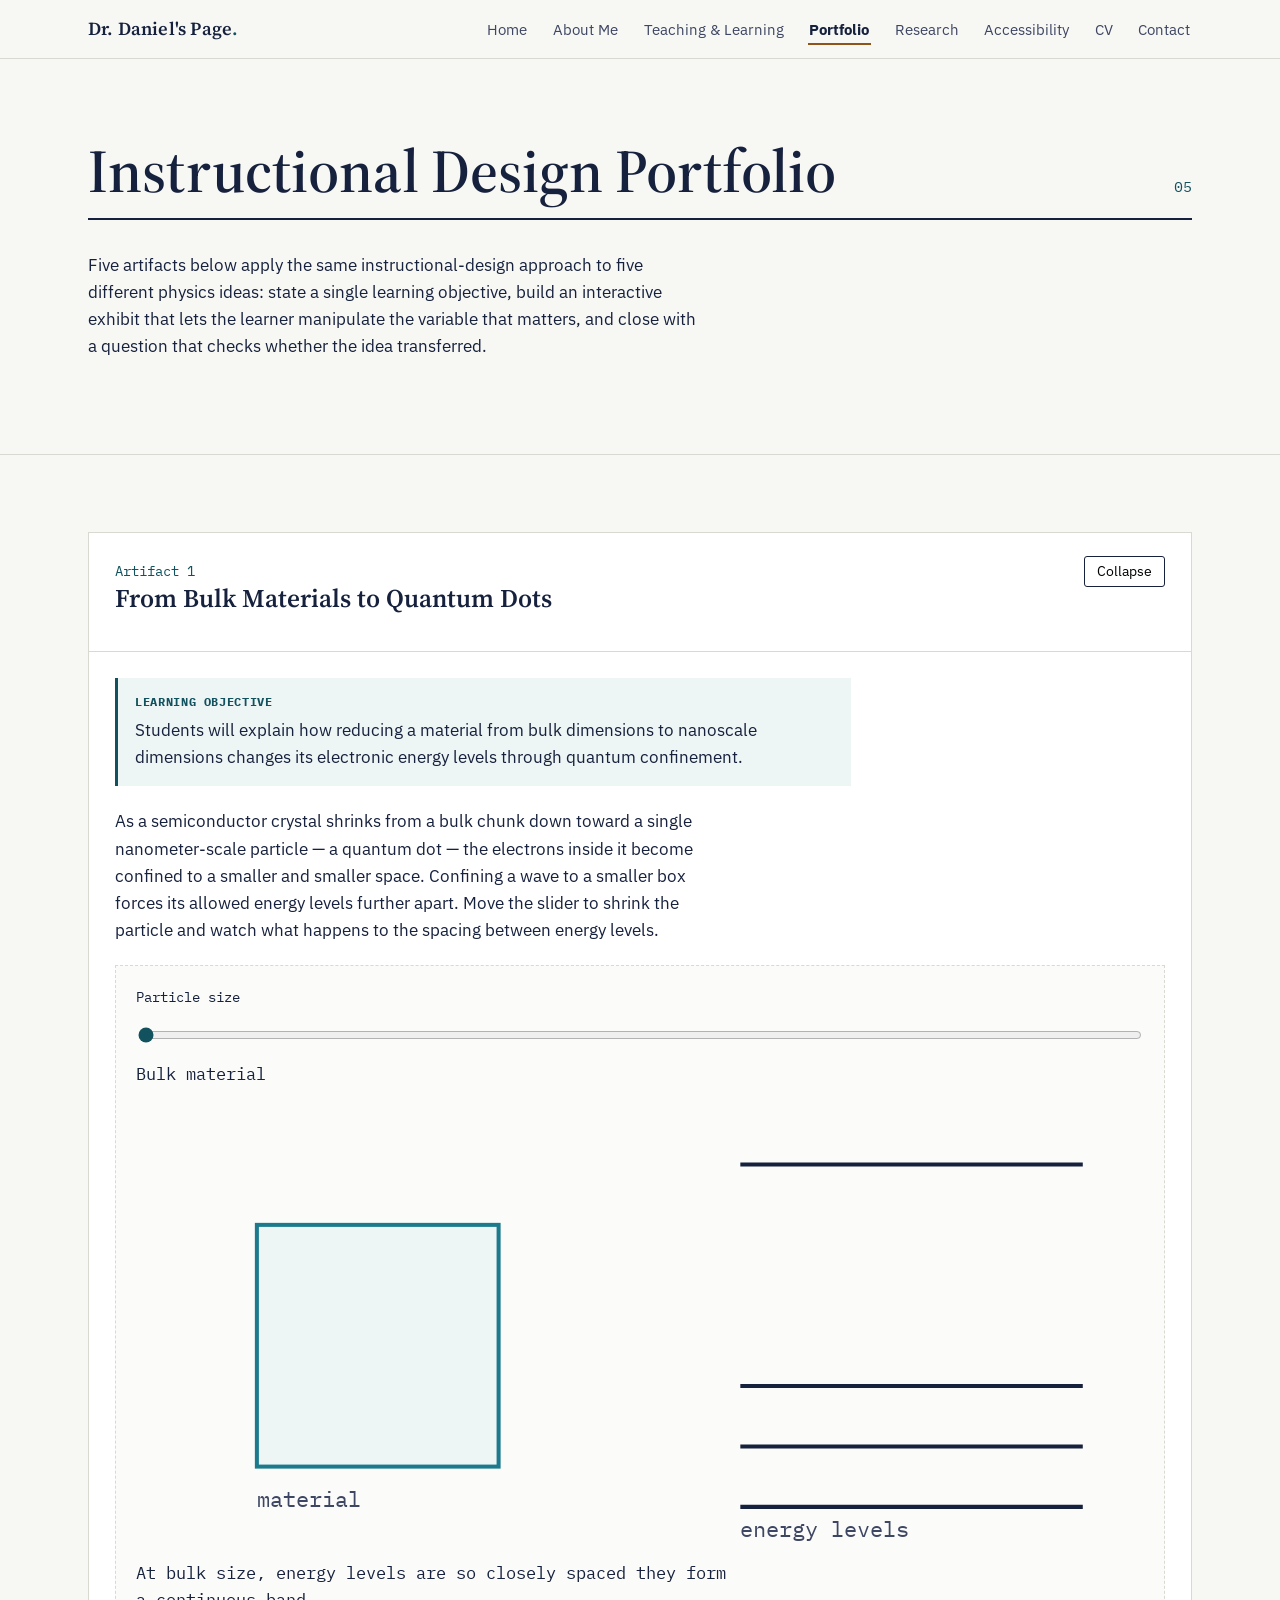
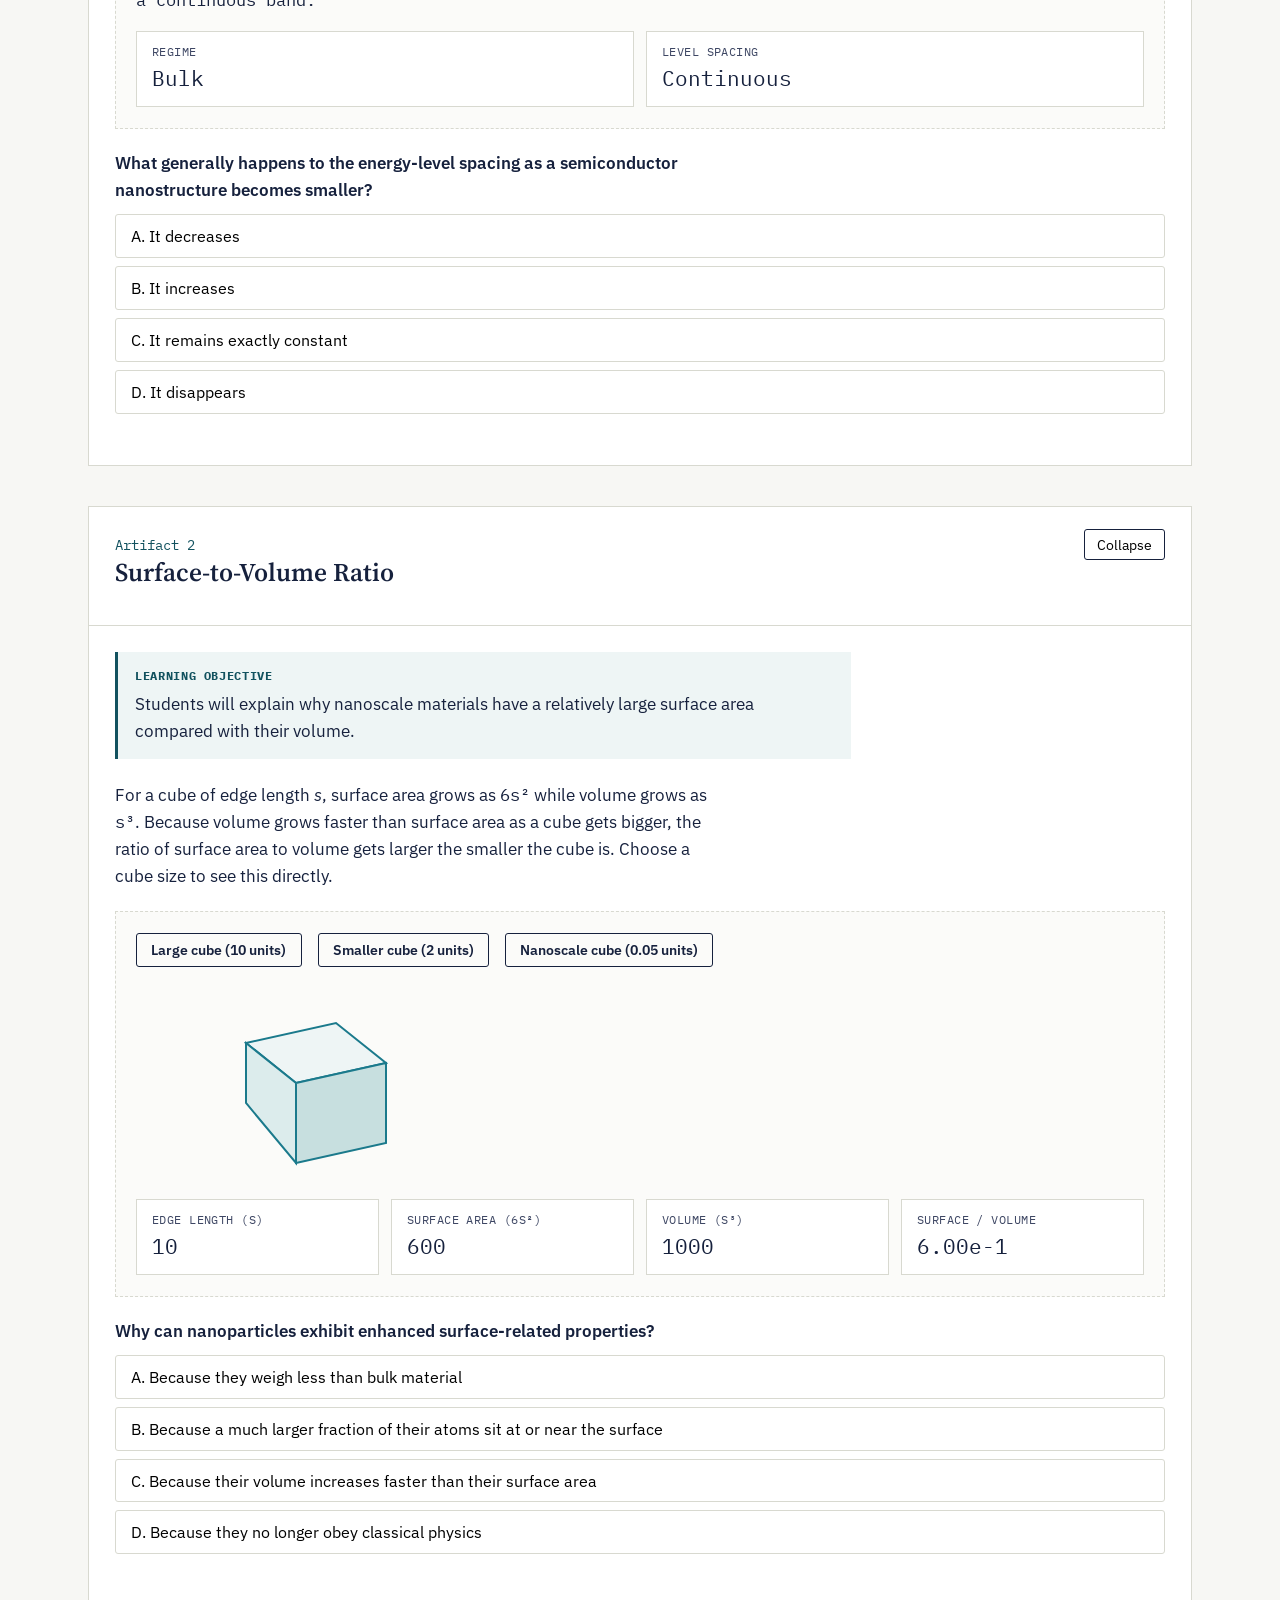
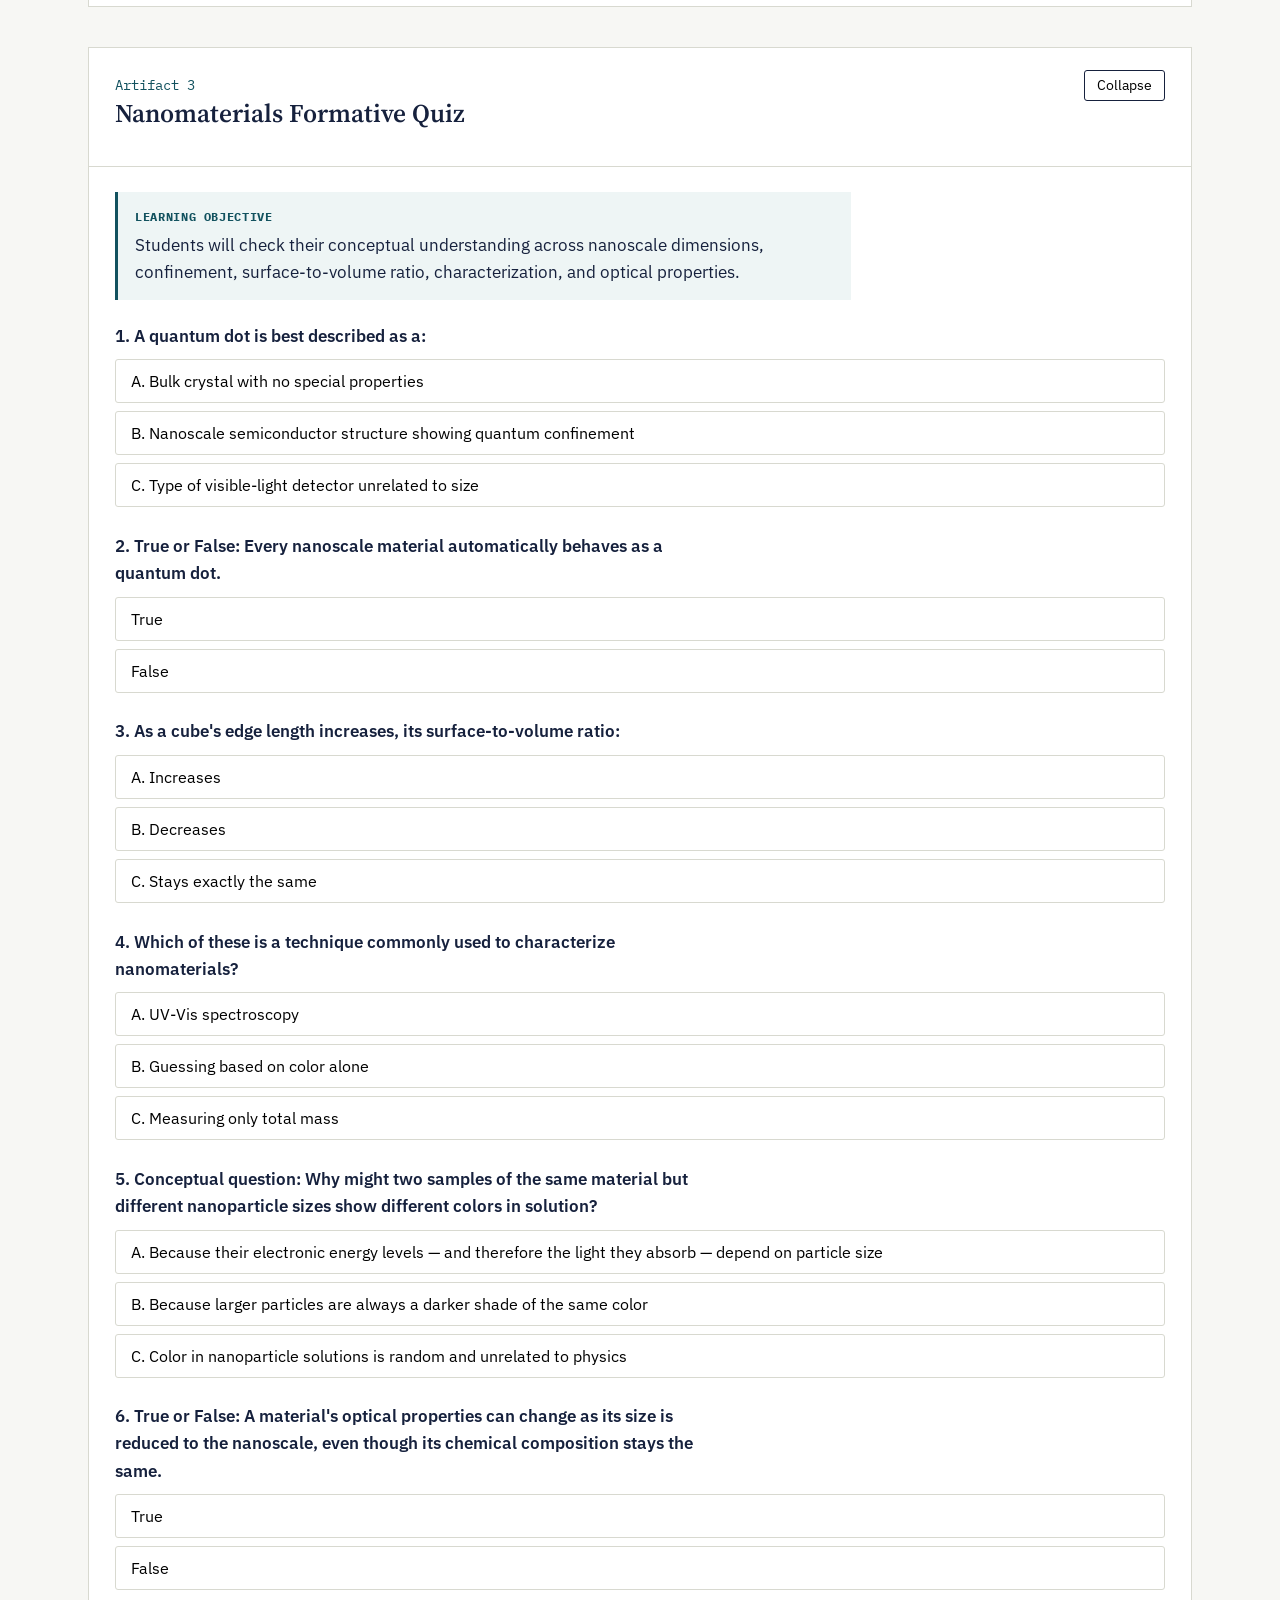
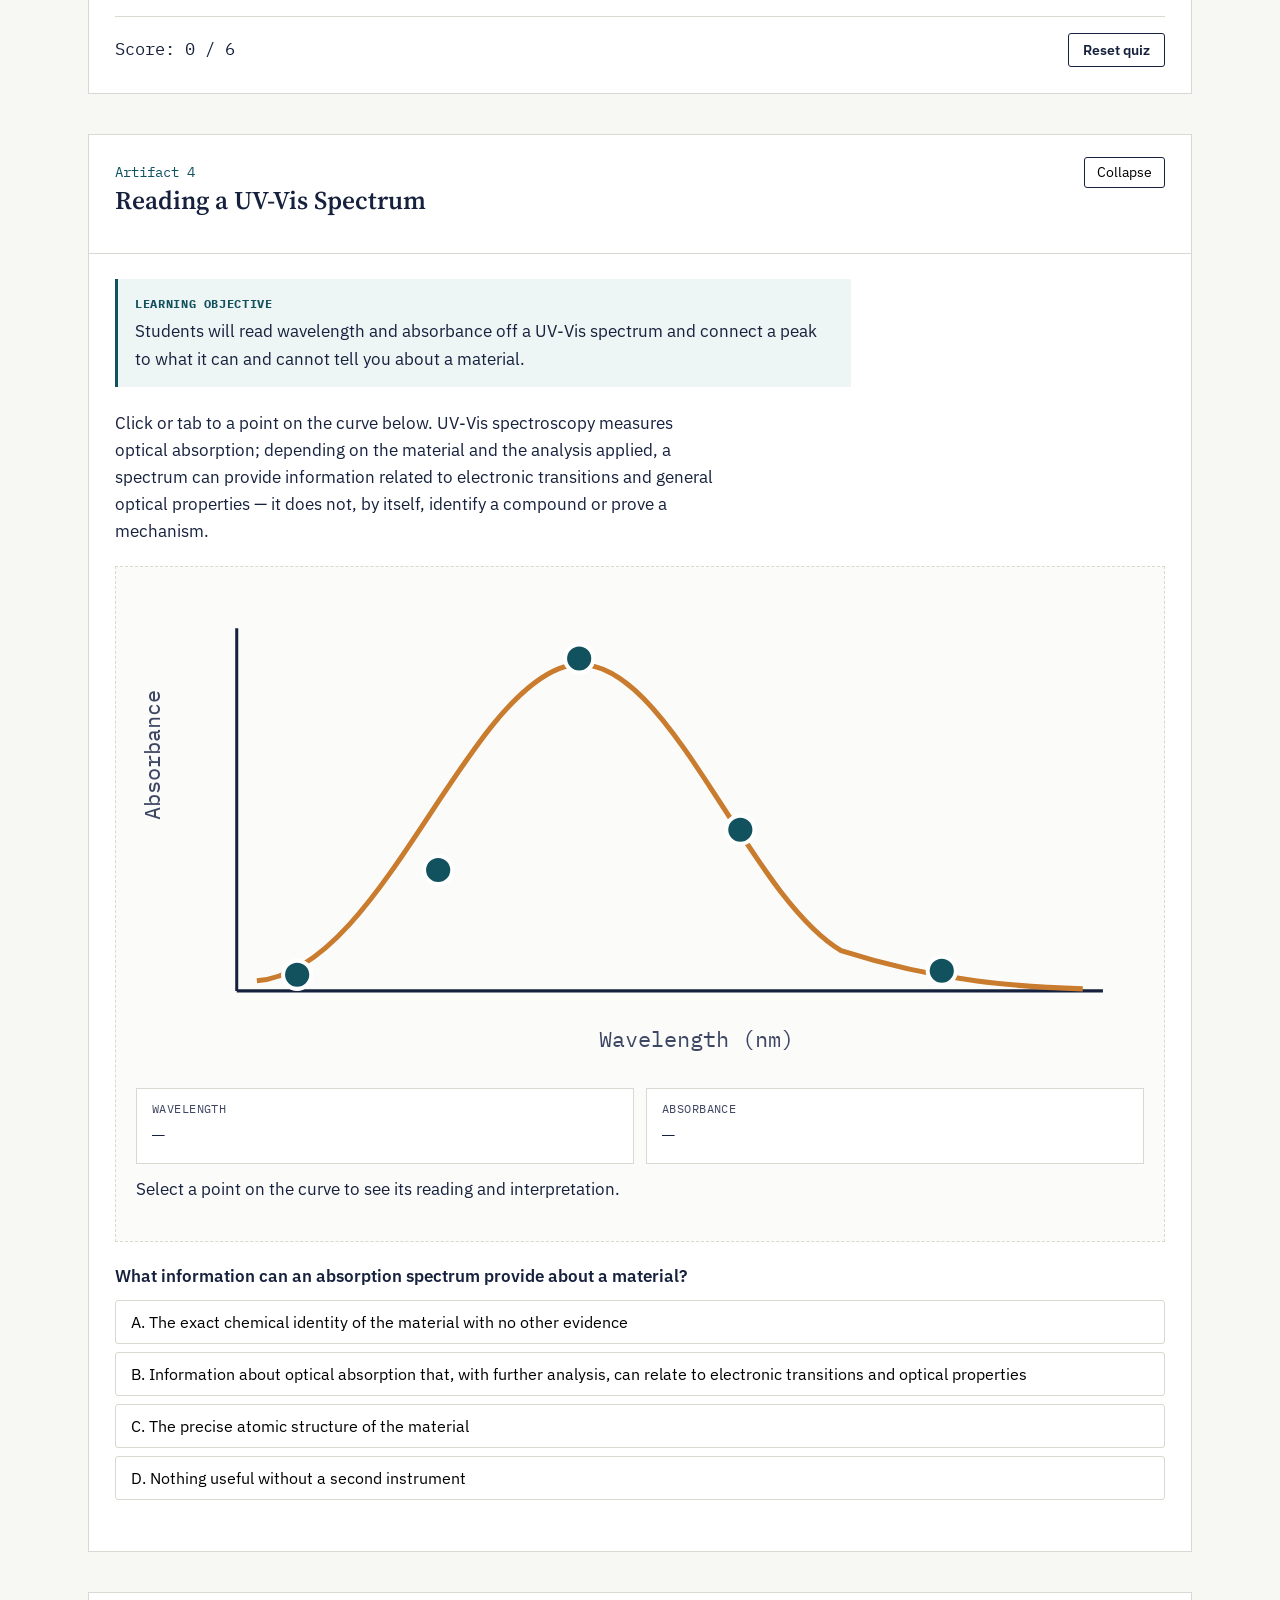
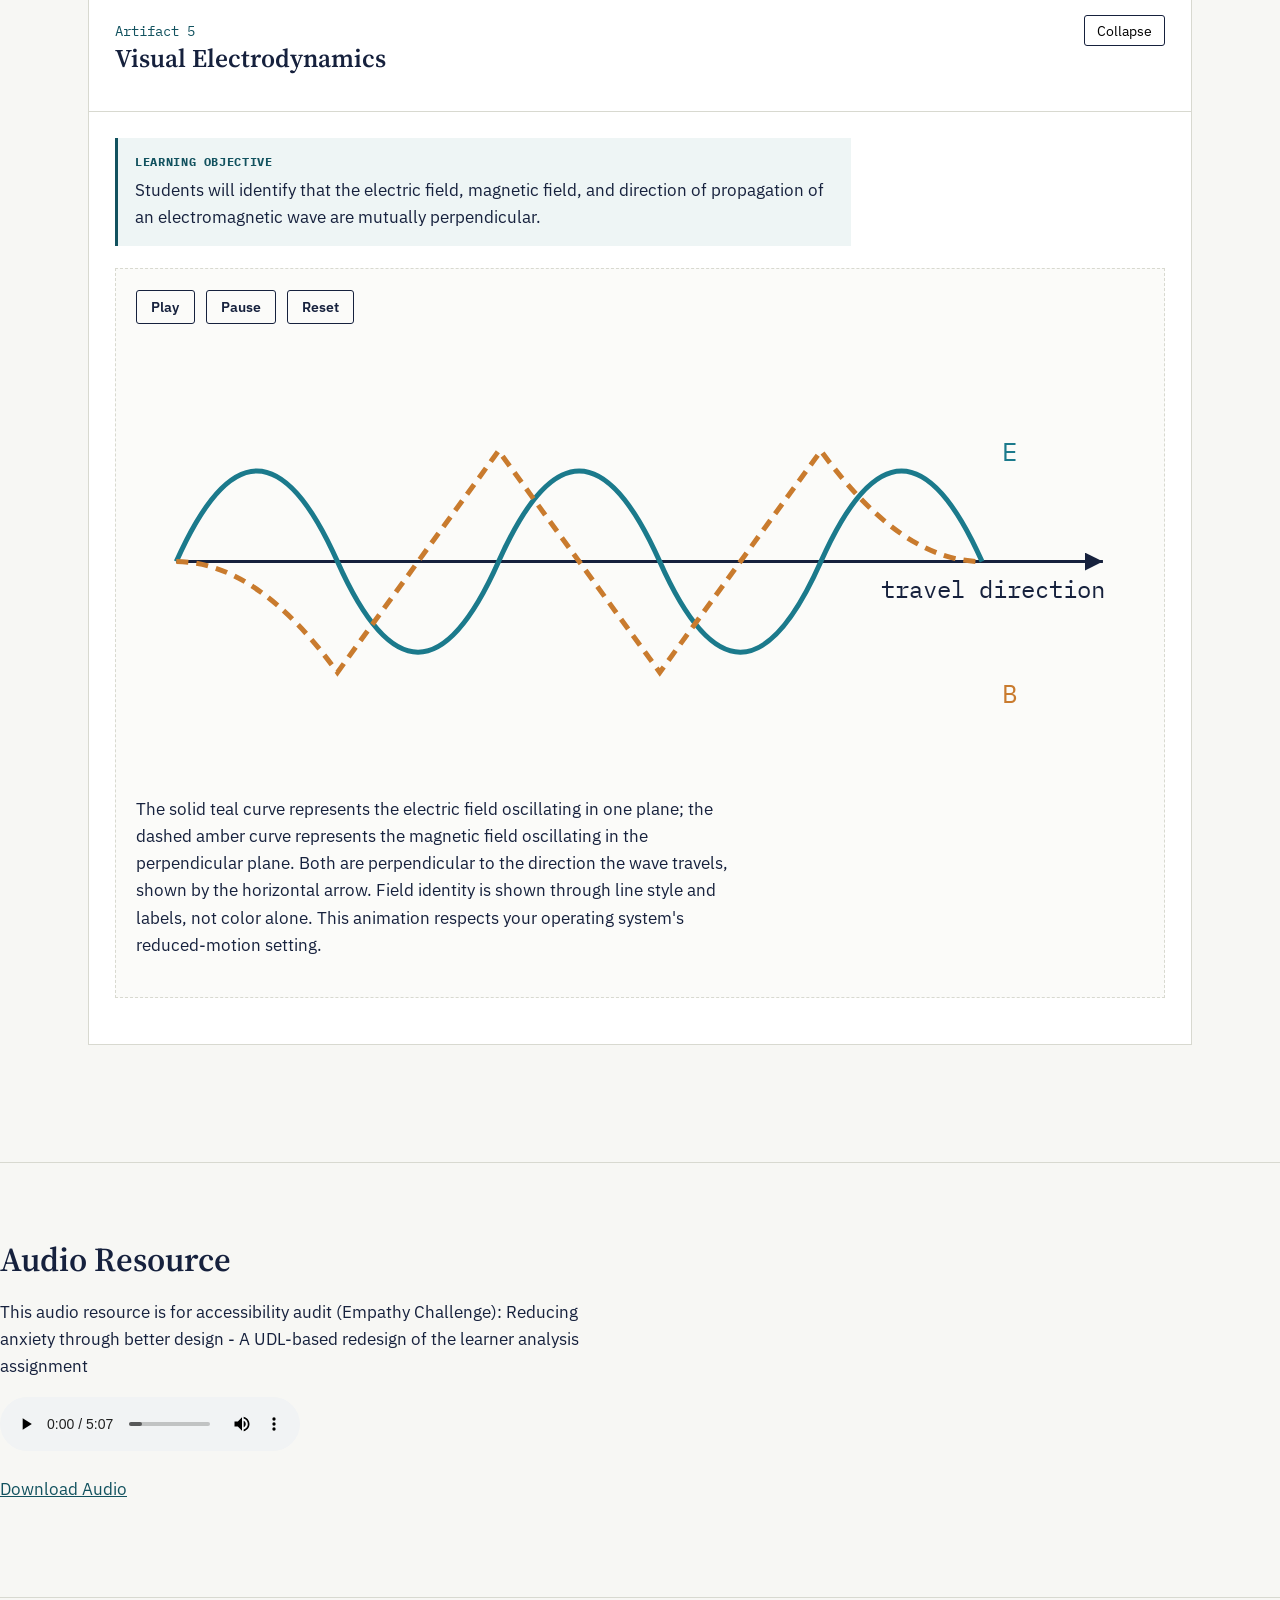
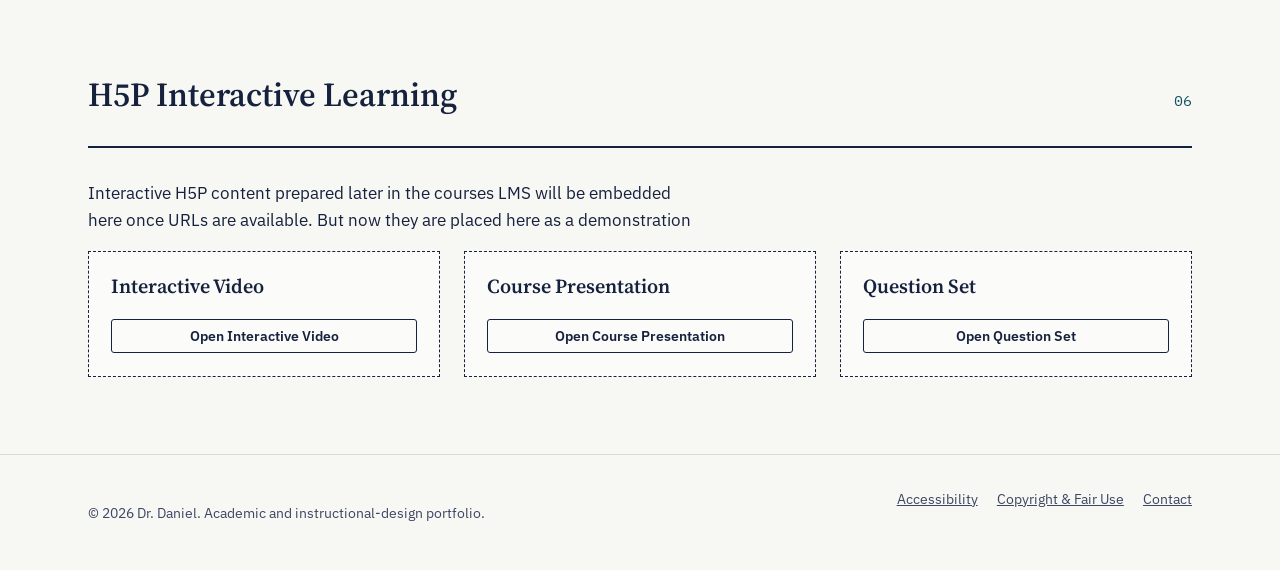
<file: portfolio.html>
<!DOCTYPE html>
<html lang="en">
<head>
<meta charset="UTF-8">
<meta name="viewport" content="width=device-width, initial-scale=1.0">
<title>Portfolio — Daniel</title>
<meta name="description" content="Interactive instructional-design artifacts: quantum confinement, surface-to-volume ratio, a formative quiz, UV-Vis spectroscopy, and electrodynamics.">
<link rel="stylesheet" href="style.css">
<link rel="preconnect" href="https://fonts.googleapis.com">
<link href="https://fonts.googleapis.com/css2?family=Source+Serif+4:opsz,wght@8..60,400;8..60,600;8..60,700&family=IBM+Plex+Sans:wght@400;500;600&family=IBM+Plex+Mono:wght@400;500&display=swap" rel="stylesheet">
</head>
<body>
<a class="skip-link" href="#main">Skip to main content</a>

<header class="site-header">
  <div class="wrap nav-row">
    <a class="brand" href="index.html">Dr. Daniel's Page<span>.</span> <span class="visually-hidden">Home</span></a>
    <button class="nav-toggle" id="navToggle" aria-expanded="false" aria-controls="mainNav">
      <span class="bar"></span>
      <span class="visually-hidden">Menu</span>
    </button>
    <nav class="main-nav" id="mainNav" aria-label="Primary">
      <ul>
        <li><a href="index.html">Home</a></li>
        <li><a href="about.html">About Me</a></li>
        <li><a href="teaching.html">Teaching &amp; Learning</a></li>
        <li><a href="portfolio.html" class="active" aria-current="page">Portfolio</a></li>
        <li><a href="research.html">Research</a></li>
        <li><a href="accessibility.html">Accessibility</a></li>
        <li><a href="cv.html">CV</a></li>
        <li><a href="contact.html">Contact</a></li>
      </ul>
    </nav>
  </div>
</header>

<main id="main">

  <section id="portfolio-hero">
    <div class="wrap">
      <div class="section-head"><h1 style="margin-bottom:0;">Instructional Design Portfolio</h1><span class="index">05</span></div>
      <p class="measure-wide">Five artifacts below apply the same instructional-design approach to five different physics ideas: state a single learning objective, build an interactive exhibit that lets the learner manipulate the variable that matters, and close with a question that checks whether the idea transferred.</p>
    </div>
  </section>

  <section id="artifacts">
    <div class="wrap">

      <article class="artifact" id="artifact-quantum-dots">
        <div class="artifact-head">
          <div>
            <span class="fig-number">Artifact 1</span>
            <h3>From Bulk Materials to Quantum Dots</h3>
          </div>
          <button class="artifact-toggle" aria-expanded="true" aria-controls="body-quantum-dots">Collapse</button>
        </div>
        <div class="artifact-body" id="body-quantum-dots">
          <div class="objective-box">
            <strong>Learning objective</strong>
            Students will explain how reducing a material from bulk dimensions to nanoscale dimensions changes its electronic energy levels through quantum confinement.
          </div>
          <p>As a semiconductor crystal shrinks from a bulk chunk down toward a single nanometer-scale particle &mdash; a quantum dot &mdash; the electrons inside it become confined to a smaller and smaller space. Confining a wave to a smaller box forces its allowed energy levels further apart. Move the slider to shrink the particle and watch what happens to the spacing between energy levels.</p>

          <div class="demo-panel">
            <div class="control-row">
              <label for="sizeSlider">Particle size</label>
              <input type="range" id="sizeSlider" min="0" max="100" value="0" aria-describedby="sizeSliderVal">
              <span id="sizeSliderVal" class="data">Bulk material</span>
            </div>
            <svg viewBox="0 0 500 220" id="confinementSvg" role="img" aria-labelledby="confTitle" aria-describedby="confDesc" style="width:100%;height:auto;">
              <title id="confTitle">Particle size versus energy-level spacing</title>
              <desc id="confDesc">Left panel: a shape representing the material shrinking as the slider moves. Right panel: horizontal lines representing energy levels, spreading further apart as the particle shrinks.</desc>
              <rect id="materialShape" x="60" y="60" width="120" height="120" fill="#eef5f5" stroke="#1b7a8c" stroke-width="2"/>
              <text x="60" y="200" font-family="IBM Plex Mono, monospace" font-size="11" fill="#3d4663">material</text>
              <g id="energyLevels" stroke="#16213d" stroke-width="2">
                <line x1="300" y1="30" x2="470" y2="30"/>
                <line x1="300" y1="60" x2="470" y2="60"/>
                <line x1="300" y1="90" x2="470" y2="90"/>
                <line x1="300" y1="120" x2="470" y2="120"/>
              </g>
              <text x="300" y="215" font-family="IBM Plex Mono, monospace" font-size="11" fill="#3d4663">energy levels</text>
            </svg>
            <p id="confinementText" class="data" style="margin-top:0.8rem;">At bulk size, energy levels are so closely spaced they form a continuous band.</p>
            <div class="readout-grid">
              <div class="readout"><div class="label">Regime</div><div class="value" id="regimeReadout">Bulk</div></div>
              <div class="readout"><div class="label">Level spacing</div><div class="value" id="spacingReadout">Continuous</div></div>
            </div>
          </div>

          <div class="quiz-question" id="quizQuantumDots">
            <p class="q-text">What generally happens to the energy-level spacing as a semiconductor nanostructure becomes smaller?</p>
            <ul class="quiz-options" role="list">
              <li><button type="button" data-correct="false">A. It decreases</button></li>
              <li><button type="button" data-correct="true">B. It increases</button></li>
              <li><button type="button" data-correct="false">C. It remains exactly constant</button></li>
              <li><button type="button" data-correct="false">D. It disappears</button></li>
            </ul>
            <div class="feedback" hidden></div>
          </div>
        </div>
      </article>

      <article class="artifact" id="artifact-surface-volume">
        <div class="artifact-head">
          <div>
            <span class="fig-number">Artifact 2</span>
            <h3>Surface-to-Volume Ratio</h3>
          </div>
          <button class="artifact-toggle" aria-expanded="true" aria-controls="body-surface-volume">Collapse</button>
        </div>
        <div class="artifact-body" id="body-surface-volume">
          <div class="objective-box">
            <strong>Learning objective</strong>
            Students will explain why nanoscale materials have a relatively large surface area compared with their volume.
          </div>
          <p>For a cube of edge length <em>s</em>, surface area grows as <span class="data">6s&sup2;</span> while volume grows as <span class="data">s&sup3;</span>. Because volume grows faster than surface area as a cube gets bigger, the ratio of surface area to volume gets larger the smaller the cube is. Choose a cube size to see this directly.</p>

          <div class="demo-panel">
            <div class="control-row" role="group" aria-label="Choose cube size">
              <button type="button" class="btn btn-small" data-cube="10">Large cube (10 units)</button>
              <button type="button" class="btn btn-small" data-cube="2">Smaller cube (2 units)</button>
              <button type="button" class="btn btn-small" data-cube="0.05">Nanoscale cube (0.05 units)</button>
            </div>
            <svg viewBox="0 0 320 200" id="cubeSvg" role="img" aria-label="A cube whose apparent size changes with the chosen edge length" style="width:100%;max-width:320px;height:auto;">
              <g id="cubeGroup" transform="translate(160,110)">
                <polygon points="-50,-50 40,-70 90,-30 0,-10" fill="#eef5f5" stroke="#1b7a8c" stroke-width="2"/>
                <polygon points="-50,-50 0,-10 0,70 -50,10" fill="#dcecec" stroke="#1b7a8c" stroke-width="2"/>
                <polygon points="0,-10 90,-30 90,50 0,70" fill="#c7dfdf" stroke="#1b7a8c" stroke-width="2"/>
              </g>
            </svg>
            <div class="readout-grid">
              <div class="readout"><div class="label">Edge length (s)</div><div class="value" id="edgeReadout">10</div></div>
              <div class="readout"><div class="label">Surface area (6s&sup2;)</div><div class="value" id="areaReadout">600</div></div>
              <div class="readout"><div class="label">Volume (s&sup3;)</div><div class="value" id="volReadout">1000</div></div>
              <div class="readout"><div class="label">Surface / volume</div><div class="value" id="ratioReadout">0.60</div></div>
            </div>
          </div>

          <div class="quiz-question" id="quizSurfaceVolume">
            <p class="q-text">Why can nanoparticles exhibit enhanced surface-related properties?</p>
            <ul class="quiz-options" role="list">
              <li><button type="button" data-correct="false">A. Because they weigh less than bulk material</button></li>
              <li><button type="button" data-correct="true">B. Because a much larger fraction of their atoms sit at or near the surface</button></li>
              <li><button type="button" data-correct="false">C. Because their volume increases faster than their surface area</button></li>
              <li><button type="button" data-correct="false">D. Because they no longer obey classical physics</button></li>
            </ul>
            <div class="feedback" hidden></div>
          </div>
        </div>
      </article>

      <article class="artifact" id="artifact-quiz">
        <div class="artifact-head">
          <div>
            <span class="fig-number">Artifact 3</span>
            <h3>Nanomaterials Formative Quiz</h3>
          </div>
          <button class="artifact-toggle" aria-expanded="true" aria-controls="body-quiz">Collapse</button>
        </div>
        <div class="artifact-body" id="body-quiz">
          <div class="objective-box">
            <strong>Learning objective</strong>
            Students will check their conceptual understanding across nanoscale dimensions, confinement, surface-to-volume ratio, characterization, and optical properties.
          </div>
          <div id="formativeQuiz"></div>
          <div class="quiz-score-bar">
            <span>Score: <span id="quizScore" class="data">0 / 6</span></span>
            <button type="button" class="btn btn-small" id="quizReset">Reset quiz</button>
          </div>
          <div class="live-region" aria-live="polite" id="quizLiveRegion"></div>
        </div>
      </article>

      <article class="artifact" id="artifact-uvvis">
        <div class="artifact-head">
          <div>
            <span class="fig-number">Artifact 4</span>
            <h3>Reading a UV-Vis Spectrum</h3>
          </div>
          <button class="artifact-toggle" aria-expanded="true" aria-controls="body-uvvis">Collapse</button>
        </div>
        <div class="artifact-body" id="body-uvvis">
          <div class="objective-box">
            <strong>Learning objective</strong>
            Students will read wavelength and absorbance off a UV-Vis spectrum and connect a peak to what it can and cannot tell you about a material.
          </div>
          <p>Click or tab to a point on the curve below. UV-Vis spectroscopy measures optical absorption; depending on the material and the analysis applied, a spectrum can provide information related to electronic transitions and general optical properties &mdash; it does not, by itself, identify a compound or prove a mechanism.</p>
          <div class="demo-panel">
            <svg viewBox="0 0 500 240" class="spectrum-svg" id="spectrumSvg" role="img" aria-label="An illustrative UV-Vis absorbance curve with five selectable points">
              <line x1="50" y1="200" x2="480" y2="200" stroke="#16213d" stroke-width="1.5"/>
              <line x1="50" y1="20" x2="50" y2="200" stroke="#16213d" stroke-width="1.5"/>
              <text x="230" y="228" font-family="IBM Plex Mono, monospace" font-size="11" fill="#3d4663">Wavelength (nm)</text>
              <text x="12" y="115" font-family="IBM Plex Mono, monospace" font-size="11" fill="#3d4663" transform="rotate(-90 12 115)">Absorbance</text>
              <path d="M60,195 C120,190 160,60 210,40 C260,20 300,150 350,180 C400,196 440,198 470,199" fill="none" stroke="#c97b2e" stroke-width="2.5"/>
              <circle class="spectrum-point" tabindex="0" role="button" data-wl="300" data-abs="0.10" data-note="Baseline region: little absorption at this wavelength." cx="80" cy="192" r="7"></circle>
              <circle class="spectrum-point" tabindex="0" role="button" data-wl="340" data-abs="0.35" data-note="Absorbance is rising &mdash; the material is beginning to absorb light strongly here." cx="150" cy="140" r="7"></circle>
              <circle class="spectrum-point" tabindex="0" role="button" data-wl="380" data-abs="0.92" data-note="Peak absorbance: this wavelength is absorbed most strongly, consistent with an electronic transition around this energy." cx="220" cy="35" r="7"></circle>
              <circle class="spectrum-point" tabindex="0" role="button" data-wl="430" data-abs="0.48" data-note="Absorbance is falling off past the peak." cx="300" cy="120" r="7"></circle>
              <circle class="spectrum-point" tabindex="0" role="button" data-wl="500" data-abs="0.06" data-note="Low absorbance again at longer wavelength." cx="400" cy="190" r="7"></circle>
            </svg>
            <div class="readout-grid">
              <div class="readout"><div class="label">Wavelength</div><div class="value" id="wlReadout">&mdash;</div></div>
              <div class="readout"><div class="label">Absorbance</div><div class="value" id="absReadout">&mdash;</div></div>
            </div>
            <p id="spectrumNote" style="margin-top:0.8rem;">Select a point on the curve to see its reading and interpretation.</p>
          </div>
          <div class="quiz-question" id="quizUvVis">
            <p class="q-text">What information can an absorption spectrum provide about a material?</p>
            <ul class="quiz-options" role="list">
              <li><button type="button" data-correct="false">A. The exact chemical identity of the material with no other evidence</button></li>
              <li><button type="button" data-correct="true">B. Information about optical absorption that, with further analysis, can relate to electronic transitions and optical properties</button></li>
              <li><button type="button" data-correct="false">C. The precise atomic structure of the material</button></li>
              <li><button type="button" data-correct="false">D. Nothing useful without a second instrument</button></li>
            </ul>
            <div class="feedback" hidden></div>
          </div>
        </div>
      </article>

      <article class="artifact" id="artifact-electrodynamics">
        <div class="artifact-head">
          <div>
            <span class="fig-number">Artifact 5</span>
            <h3>Visual Electrodynamics</h3>
          </div>
          <button class="artifact-toggle" aria-expanded="true" aria-controls="body-electrodynamics">Collapse</button>
        </div>
        <div class="artifact-body" id="body-electrodynamics">
          <div class="objective-box">
            <strong>Learning objective</strong>
            Students will identify that the electric field, magnetic field, and direction of propagation of an electromagnetic wave are mutually perpendicular.
          </div>
          <div class="demo-panel">
            <div class="ed-controls">
              <button type="button" class="btn btn-small" id="edPlay">Play</button>
              <button type="button" class="btn btn-small" id="edPause">Pause</button>
              <button type="button" class="btn btn-small" id="edReset">Reset</button>
            </div>
            <svg viewBox="0 0 500 220" role="img" aria-labelledby="edTitle" aria-describedby="edDesc" style="width:100%;height:auto;">
              <title id="edTitle">Electromagnetic wave propagation</title>
              <desc id="edDesc">An electric field oscillating in the vertical plane and a magnetic field oscillating in the horizontal plane, both perpendicular to each other and to the horizontal axis of propagation, labeled E, B, and direction of travel.</desc>
              <line x1="20" y1="110" x2="480" y2="110" stroke="#16213d" stroke-width="1.5" marker-end="url(#arrowHead)"/>
              <defs>
                <marker id="arrowHead" markerWidth="10" markerHeight="10" refX="6" refY="3" orient="auto">
                  <path d="M0,0 L6,3 L0,6 z" fill="#16213d"/>
                </marker>
              </defs>
              <path id="eField" d="M20,110 Q60,20 100,110 T180,110 T260,110 T340,110 T420,110" fill="none" stroke="#1b7a8c" stroke-width="2.5"/>
              <path id="bField" d="M20,110 Q60,110 100,165 T180,110 T260,55 T340,110 T420,110" fill="none" stroke="#c97b2e" stroke-width="2.5" stroke-dasharray="6 4"/>
              <text x="430" y="60" font-family="IBM Plex Mono, monospace" font-size="13" fill="#1b7a8c">E</text>
              <text x="430" y="180" font-family="IBM Plex Mono, monospace" font-size="13" fill="#c97b2e">B</text>
              <text x="370" y="128" font-family="IBM Plex Mono, monospace" font-size="12" fill="#16213d">travel direction</text>
            </svg>
            <p style="margin-top:0.8rem;">The solid teal curve represents the electric field oscillating in one plane; the dashed amber curve represents the magnetic field oscillating in the perpendicular plane. Both are perpendicular to the direction the wave travels, shown by the horizontal arrow. Field identity is shown through line style and labels, not color alone. This animation respects your operating system's reduced-motion setting.</p>
          </div>
        </div>
      </article>

    </div>
  </section>

  <section class="portfolio-item audio-artifact">
    <h2>Audio Resource</h2>
    <p> This audio resource is for accessibility audit (Empathy Challenge): Reducing anxiety 
      through better design - A UDL-based redesign of the learner analysis assignment</p>
      <audio controls><source src="assets/video/Empathy_challenge.mp3" type="audio/mpeg">
        Your browser does not support the audio element
      </audio>

      <p> <a href="assets/video/Empathy_challenge.mp3" download> Download Audio</a>
      </p>
  </section>

  <section id="h5p">
    <div class="wrap">
      <div class="section-head"><h2>H5P Interactive Learning</h2><span class="index">06</span></div>
      <p class="measure-wide">Interactive H5P content prepared later in the courses LMS will be embedded here once URLs are available. But now they are placed here as a demonstration</p>
      <div class="card-grid">
        <div class="placeholder-card">
          <h4>Interactive Video</h4>
          <button class="btn btn-small" disabled>Open Interactive Video</button>
        </div>
        <div class="placeholder-card">
          <h4>Course Presentation</h4>
          <button class="btn btn-small" disabled>Open Course Presentation</button>
        </div>
        <div class="placeholder-card">
          <h4>Question Set</h4>
          <button class="btn btn-small" disabled>Open Question Set</button>
        </div>
      </div>
      <!--
        To embed real H5P content once a URL exists, replace this comment with:
        <iframe src="H5P_URL_HERE" width="100%" height="500" frameborder="0"
                allowfullscreen="allowfullscreen" title="H5P interactive activity"></iframe>
      -->
    </div>
  </section>

</main>

<footer class="site-footer">
  <div class="wrap footer-row">
    <p>&copy; 2026 Dr. Daniel. Academic and instructional-design portfolio.</p>
    <ul class="footer-links">
      <li><a href="accessibility.html">Accessibility</a></li>
      <li><a href="contact.html#copyright">Copyright &amp; Fair Use</a></li>
      <li><a href="contact.html">Contact</a></li>
    </ul>
  </div>
</footer>
<script src="script.js"></script>
</body>
</html>
</file>
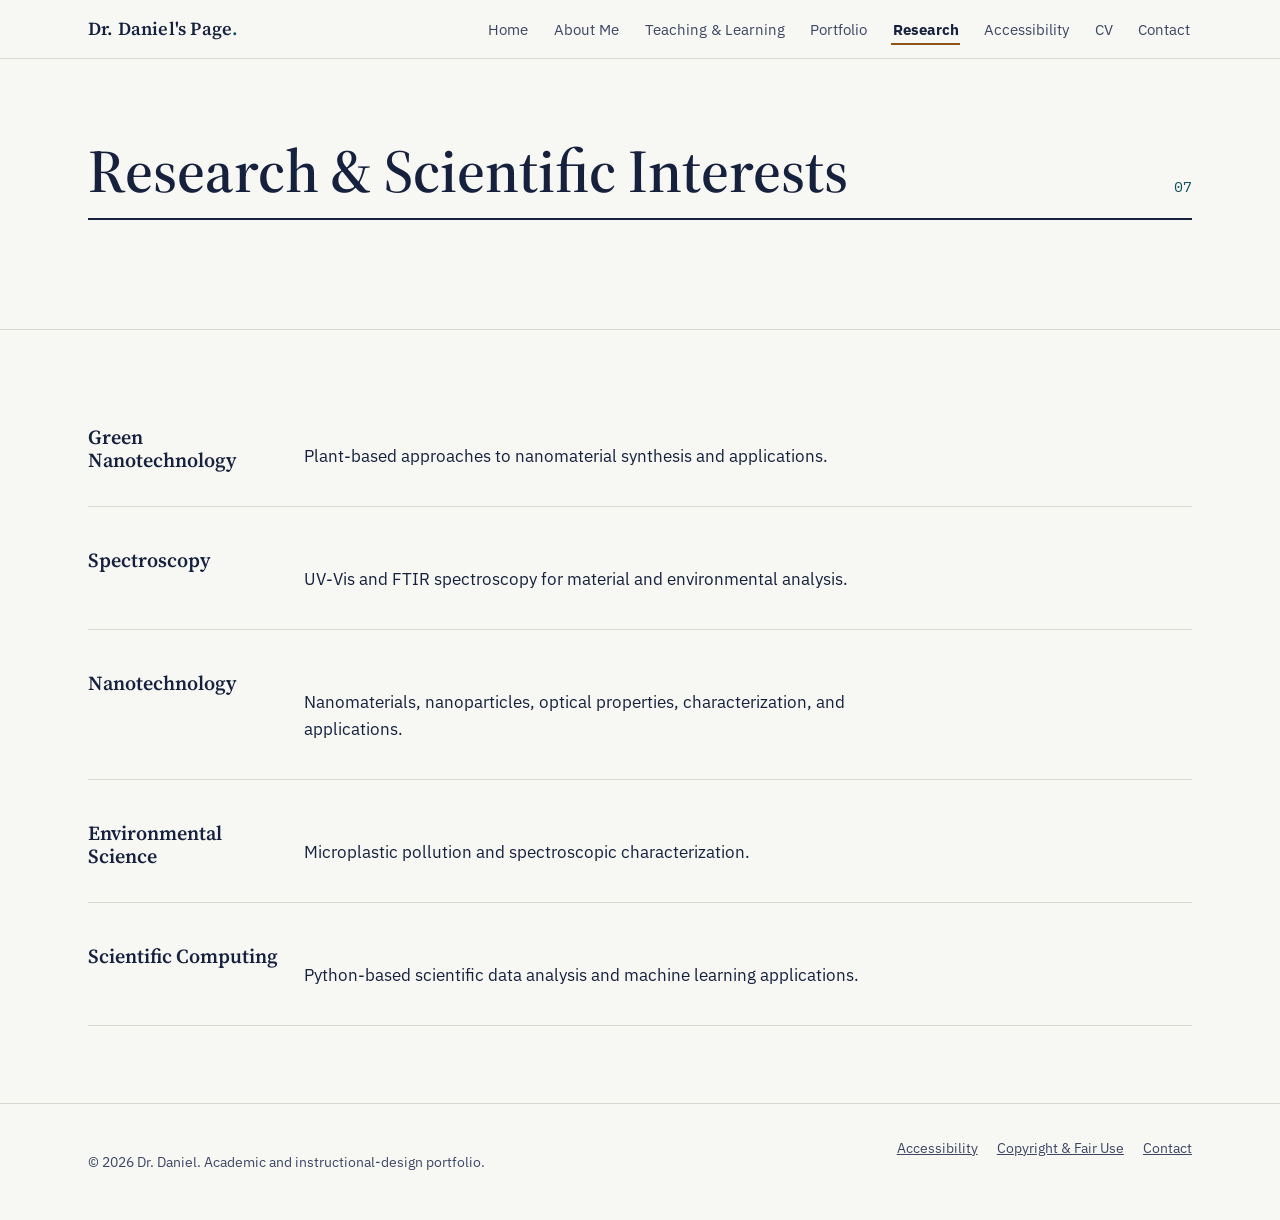
<file: research.html>
<!DOCTYPE html>
<html lang="en">
<head>
<meta charset="UTF-8">
<meta name="viewport" content="width=device-width, initial-scale=1.0">
<title>Research — Daniel</title>
<meta name="description" content="Research interests of Daniel: green nanotechnology, spectroscopy, nanotechnology, environmental science, and scientific computing.">
<link rel="stylesheet" href="style.css">
<link rel="preconnect" href="https://fonts.googleapis.com">
<link href="https://fonts.googleapis.com/css2?family=Source+Serif+4:opsz,wght@8..60,400;8..60,600;8..60,700&family=IBM+Plex+Sans:wght@400;500;600&family=IBM+Plex+Mono:wght@400;500&display=swap" rel="stylesheet">
</head>
<body>
<a class="skip-link" href="#main">Skip to main content</a>

<header class="site-header">
  <div class="wrap nav-row">
    <a class="brand" href="index.html">Dr. Daniel's Page<span>.</span> <span class="visually-hidden">Home</span></a>
    <button class="nav-toggle" id="navToggle" aria-expanded="false" aria-controls="mainNav">
      <span class="bar"></span>
      <span class="visually-hidden">Menu</span>
    </button>
    <nav class="main-nav" id="mainNav" aria-label="Primary">
      <ul>
        <li><a href="index.html">Home</a></li>
        <li><a href="about.html">About Me</a></li>
        <li><a href="teaching.html">Teaching &amp; Learning</a></li>
        <li><a href="portfolio.html">Portfolio</a></li>
        <li><a href="research.html" class="active" aria-current="page">Research</a></li>
        <li><a href="accessibility.html">Accessibility</a></li>
        <li><a href="cv.html">CV</a></li>
        <li><a href="contact.html">Contact</a></li>
      </ul>
    </nav>
  </div>
</header>

<main id="main">

  <section id="research-hero">
    <div class="wrap">
      <div class="section-head"><h1 style="margin-bottom:0;">Research &amp; Scientific Interests</h1><span class="index">07</span></div>
    </div>
  </section>
  <section id="research">
    <div class="wrap">
      <div class="research-list">
        <div class="research-row">
          <h4>Green Nanotechnology</h4>
          <p>Plant-based approaches to nanomaterial synthesis and applications.</p>
        </div>
        <div class="research-row">
          <h4>Spectroscopy</h4>
          <p>UV-Vis and FTIR spectroscopy for material and environmental analysis.</p>
        </div>
        <div class="research-row">
          <h4>Nanotechnology</h4>
          <p>Nanomaterials, nanoparticles, optical properties, characterization, and applications.</p>
        </div>
        <div class="research-row">
          <h4>Environmental Science</h4>
          <p>Microplastic pollution and spectroscopic characterization.</p>
        </div>
        <div class="research-row">
          <h4>Scientific Computing</h4>
          <p>Python-based scientific data analysis and machine learning applications.</p>
        </div>
      </div>
    </div>
  </section>

</main>

<footer class="site-footer">
  <div class="wrap footer-row">
    <p>&copy; 2026 Dr. Daniel. Academic and instructional-design portfolio.</p>
    <ul class="footer-links">
      <li><a href="accessibility.html">Accessibility</a></li>
      <li><a href="contact.html#copyright">Copyright &amp; Fair Use</a></li>
      <li><a href="contact.html">Contact</a></li>
    </ul>
  </div>
</footer>
<script src="script.js"></script>
</body>
</html>
</file>
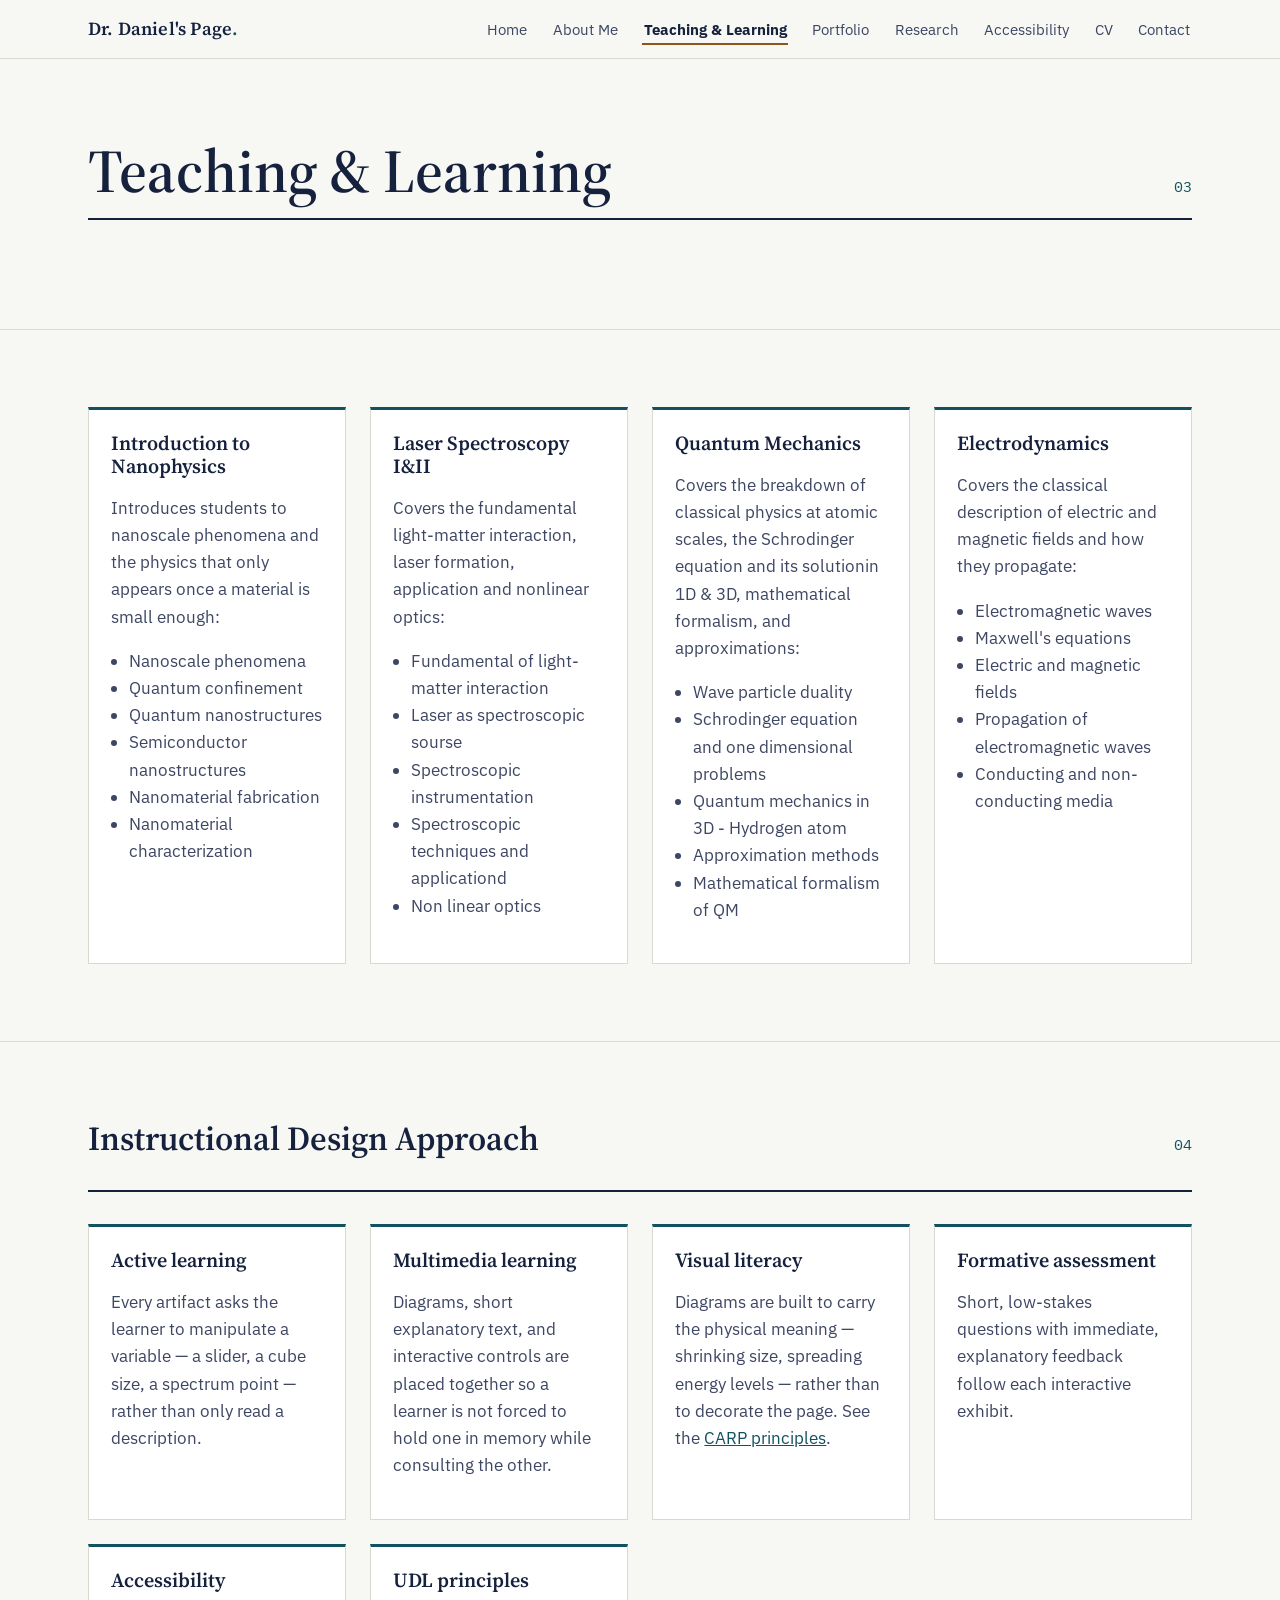
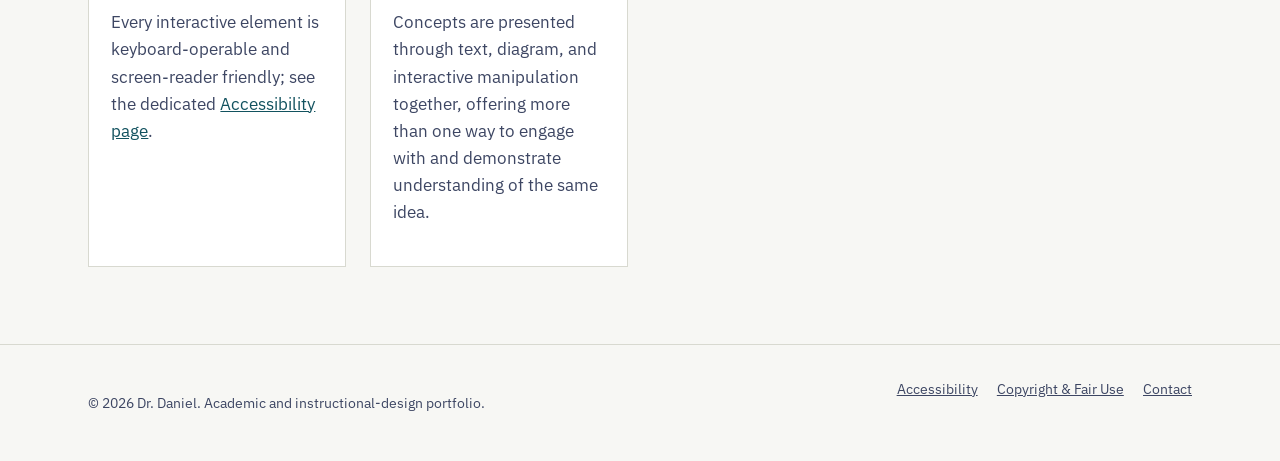
<file: teaching.html>
<!DOCTYPE html>
<html lang="en">
<head>
<meta charset="UTF-8">
<meta name="viewport" content="width=device-width, initial-scale=1.0">
<title>Teaching & Learning — Daniel</title>
<meta name="description" content="Courses taught and instructional-design approach used by Daniel, Assistant Professor of Physics.">
<link rel="stylesheet" href="style.css">
<link rel="preconnect" href="https://fonts.googleapis.com">
<link href="https://fonts.googleapis.com/css2?family=Source+Serif+4:opsz,wght@8..60,400;8..60,600;8..60,700&family=IBM+Plex+Sans:wght@400;500;600&family=IBM+Plex+Mono:wght@400;500&display=swap" rel="stylesheet">
</head>
<body>
<a class="skip-link" href="#main">Skip to main content</a>

<header class="site-header">
  <div class="wrap nav-row">
    <a class="brand" href="index.html">Dr. Daniel's Page<span>.</span> <span class="visually-hidden">Home</span></a>
    <button class="nav-toggle" id="navToggle" aria-expanded="false" aria-controls="mainNav">
      <span class="bar"></span>
      <span class="visually-hidden">Menu</span>
    </button>
    <nav class="main-nav" id="mainNav" aria-label="Primary">
      <ul>
        <li><a href="index.html">Home</a></li>
        <li><a href="about.html">About Me</a></li>
        <li><a href="teaching.html" class="active" aria-current="page">Teaching &amp; Learning</a></li>
        <li><a href="portfolio.html">Portfolio</a></li>
        <li><a href="research.html">Research</a></li>
        <li><a href="accessibility.html">Accessibility</a></li>
        <li><a href="cv.html">CV</a></li>
        <li><a href="contact.html">Contact</a></li>
      </ul>
    </nav>
  </div>
</header>

<main id="main">

  <section id="teaching-hero">
    <div class="wrap">
      <div class="section-head"><h1 style="margin-bottom:0;">Teaching &amp; Learning</h1><span class="index">03</span></div>
    </div>
  </section>
  <section id="teaching">
    <div class="wrap">
      <div class="card-grid">
        <article class="slide-card">
          <h4>Introduction to Nanophysics</h4>
          <p>Introduces students to nanoscale phenomena and the physics that only appears once a material is small enough:</p>
          <ul>
            <li>Nanoscale phenomena</li>
            <li>Quantum confinement</li>
            <li>Quantum nanostructures</li>
            <li>Semiconductor nanostructures</li>
            <li>Nanomaterial fabrication</li>
            <li>Nanomaterial characterization</li>
          </ul>
        </article>
        <article class="slide-card">
          <h4>Laser Spectroscopy I&II</h4>
          <p>Covers the fundamental light-matter interaction, laser formation, application and nonlinear optics:</p>
          <ul>
            <li>Fundamental of light-matter interaction</li>
            <li>Laser as spectroscopic sourse</li>
            <li>Spectroscopic instrumentation</li>
            <li>Spectroscopic techniques and applicationd</li>
            <li>Non linear optics</li>
          </ul>
        </article>
        <article class="slide-card">
          <h4>Quantum Mechanics</h4>
          <p>Covers the breakdown of classical physics at atomic scales, the Schrodinger equation and its 
            solutionin 1D & 3D, mathematical formalism, and approximations:</p>
          <ul>
            <li>Wave particle duality</li>
            <li>Schrodinger equation and one dimensional problems</li>
            <li>Quantum mechanics in 3D - Hydrogen atom</li>
            <li>Approximation methods</li>
            <li>Mathematical formalism of QM</li>
          </ul>
        </article>
        <article class="slide-card">
          <h4>Electrodynamics</h4>
          <p>Covers the classical description of electric and magnetic fields and how they propagate:</p>
          <ul>
            <li>Electromagnetic waves</li>
            <li>Maxwell's equations</li>
            <li>Electric and magnetic fields</li>
            <li>Propagation of electromagnetic waves</li>
            <li>Conducting and non-conducting media</li>
          </ul>
        </article>
      </div>
    </div>
  </section>
  <section id="id-approach">
    <div class="wrap">
      <div class="section-head"><h2>Instructional Design Approach</h2><span class="index">04</span></div>
      <div class="card-grid">
        <article class="slide-card">
          <h4>Active learning</h4>
          <p>Every artifact asks the learner to manipulate a variable &mdash; a slider, a cube size, a spectrum point &mdash; rather than only read a description.</p>
        </article>
        <article class="slide-card">
          <h4>Multimedia learning</h4>
          <p>Diagrams, short explanatory text, and interactive controls are placed together so a learner is not forced to hold one in memory while consulting the other.</p>
        </article>
        <article class="slide-card">
          <h4>Visual literacy</h4>
          <p>Diagrams are built to carry the physical meaning &mdash; shrinking size, spreading energy levels &mdash; rather than to decorate the page. See the <a href="accessibility.html#carp">CARP principles</a>.</p>
        </article>
        <article class="slide-card">
          <h4>Formative assessment</h4>
          <p>Short, low-stakes questions with immediate, explanatory feedback follow each interactive exhibit.</p>
        </article>
        <article class="slide-card">
          <h4>Accessibility</h4>
          <p>Every interactive element is keyboard-operable and screen-reader friendly; see the dedicated <a href="accessibility.html">Accessibility page</a>.</p>
        </article>
        <article class="slide-card">
          <h4>UDL principles</h4>
          <p>Concepts are presented through text, diagram, and interactive manipulation together, offering more than one way to engage with and demonstrate understanding of the same idea.</p>
        </article>
      </div>
    </div>
  </section>

</main>

<footer class="site-footer">
  <div class="wrap footer-row">
    <p>&copy; 2026 Dr. Daniel. Academic and instructional-design portfolio.</p>
    <ul class="footer-links">
      <li><a href="accessibility.html">Accessibility</a></li>
      <li><a href="contact.html#copyright">Copyright &amp; Fair Use</a></li>
      <li><a href="contact.html">Contact</a></li>
    </ul>
  </div>
</footer>
<script src="script.js"></script>
</body>
</html>
</file>
<file: style.css>
/* =========================================================
   Daniel — Physics & Instructional Design Portfolio
   Design language: an academic journal read as a website.
   Paper ground, ink type, two working accents borrowed from
   the instruments in the work itself — a spectroscopy teal
   for data/interactive elements, and an energy-level amber
   for emphasis. Figures are numbered like journal figures
   because the content genuinely is a sequence of exhibits.
   ========================================================= */

:root {
  /* ---- Color ---- */
  --paper: #f7f7f4;
  --paper-raised: #ffffff;
  --ink: #16213d;
  --ink-soft: #3d4663;
  --rule: #d8d9d0;
  --rule-strong: #16213d;
  --teal: #1b7a8c;
  --teal-deep: #12525f;
  --amber: #c97b2e;
  --amber-deep: #8f5518;
  --good: #2f6f4e;
  --bad: #a3392b;
  --focus: #0b56a7;

  /* ---- Type ---- */
  --font-display: "Source Serif 4", "Iowan Old Style", Georgia, serif;
  --font-body: "IBM Plex Sans", "Segoe UI", system-ui, sans-serif;
  --font-mono: "IBM Plex Mono", "SFMono-Regular", Consolas, monospace;

  /* ---- Scale ---- */
  --step-0: 1rem;
  --step-1: 1.25rem;
  --step-2: 1.6rem;
  --step-3: 2.1rem;
  --step-4: 2.9rem;
  --step-5: 3.8rem;

  /* ---- Layout ---- */
  --content-width: 72rem;
  --text-measure: 38rem;
  --gap: 1.5rem;
  --radius: 3px;
}

@font-face {
  font-family: "Source Serif 4";
  src: local("Source Serif 4"), local("Georgia");
}

* { box-sizing: border-box; }

html {
  scroll-behavior: smooth;
  scroll-padding-top: 5.5rem;
}

@media (prefers-reduced-motion: reduce) {
  html { scroll-behavior: auto; }
  *, *::before, *::after {
    animation-duration: 0.001ms !important;
    animation-iteration-count: 1 !important;
    transition-duration: 0.001ms !important;
    scroll-behavior: auto !important;
  }
}

body {
  margin: 0;
  background: var(--paper);
  color: var(--ink);
  font-family: var(--font-body);
  font-size: 1.0625rem;
  line-height: 1.6;
  -webkit-font-smoothing: antialiased;
}

img, svg { max-width: 100%; display: block; }

a { color: var(--teal-deep); }
a:hover { color: var(--amber-deep); }

h1, h2, h3, h4 {
  font-family: var(--font-display);
  color: var(--ink);
  line-height: 1.15;
  font-weight: 600;
  margin: 0 0 0.6em;
}

h1 { font-size: clamp(2rem, 4vw + 1rem, var(--step-5)); }
h2 { font-size: var(--step-3); }
h3 { font-size: var(--step-2); }
h4 { font-size: var(--step-1); }

p { max-width: var(--text-measure); }
.measure-wide p { max-width: 46rem; }

code, .mono, .data { font-family: var(--font-mono); }

:focus-visible {
  outline: 3px solid var(--focus);
  outline-offset: 2px;
}

.visually-hidden {
  position: absolute;
  width: 1px; height: 1px;
  padding: 0; margin: -1px;
  overflow: hidden;
  clip: rect(0,0,0,0);
  white-space: nowrap;
  border: 0;
}

.skip-link {
  position: absolute;
  left: 1rem; top: -3.5rem;
  background: var(--ink);
  color: var(--paper);
  padding: 0.75em 1.25em;
  z-index: 200;
  transition: top 0.15s ease;
  text-decoration: none;
  border-radius: var(--radius);
}
.skip-link:focus { top: 1rem; }

.wrap {
  max-width: var(--content-width);
  margin-inline: auto;
  padding-inline: 1.5rem;
}

section { padding-block: clamp(3rem, 6vw, 6rem); }
section + section { border-top: 1px solid var(--rule); }

.section-head {
  display: flex;
  align-items: baseline;
  justify-content: space-between;
  gap: 1rem;
  flex-wrap: wrap;
  margin-bottom: 2rem;
  border-bottom: 2px solid var(--rule-strong);
  padding-bottom: 0.75rem;
}
.section-head .index {
  font-family: var(--font-mono);
  color: var(--teal-deep);
  font-size: 0.95rem;
}

/* ---------- Header / nav ---------- */
.site-header {
  position: sticky;
  top: 0;
  z-index: 100;
  background: rgba(247,247,244,0.94);
  backdrop-filter: blur(6px);
  border-bottom: 1px solid var(--rule);
}
.nav-row {
  display: flex;
  align-items: center;
  justify-content: space-between;
  padding-block: 0.9rem;
}
.brand {
  font-family: var(--font-display);
  font-weight: 600;
  font-size: 1.15rem;
  color: var(--ink);
  text-decoration: none;
  letter-spacing: 0.01em;
}
.brand span { color: var(--teal-deep); }

.nav-toggle {
  display: none;
  background: none;
  border: 1.5px solid var(--ink);
  border-radius: var(--radius);
  width: 2.6rem; height: 2.6rem;
  cursor: pointer;
  position: relative;
}
.nav-toggle .bar,
.nav-toggle::before,
.nav-toggle::after {
  content: "";
  position: absolute;
  left: 0.6rem; right: 0.6rem;
  height: 2px;
  background: var(--ink);
}
.nav-toggle::before { top: 0.85rem; }
.nav-toggle .bar { top: 1.28rem; }
.nav-toggle::after { top: 1.71rem; }

.main-nav ul {
  list-style: none;
  display: flex;
  gap: 1.4rem;
  margin: 0; padding: 0;
  flex-wrap: wrap;
}
.main-nav a {
  color: var(--ink-soft);
  text-decoration: none;
  font-size: 0.95rem;
  padding: 0.3rem 0.1rem;
  border-bottom: 2px solid transparent;
}
.main-nav a:hover,
.main-nav a:focus-visible { color: var(--ink); border-bottom-color: var(--amber); }

.main-nav a.active {
  color: var(--ink);
  font-weight: 700;
  border-bottom-color: var(--amber-deep);
}

@media (max-width: 780px) {
  .nav-toggle { display: block; }
  .main-nav {
    position: fixed;
    inset: 4.2rem 0 0 0;
    background: var(--paper);
    transform: translateY(-110%);
    transition: transform 0.25s ease;
    overflow-y: auto;
    border-top: 1px solid var(--rule);
  }
  .main-nav.open { transform: translateY(0); }
  .main-nav ul { flex-direction: column; padding: 1.5rem; gap: 0; }
  .main-nav li { border-bottom: 1px solid var(--rule); }
  .main-nav a { display: block; padding: 1rem 0.2rem; }
}

/* ---------- Hero ---------- */
.hero {
  padding-block: clamp(3rem, 8vw, 6rem);
}
.hero .wrap {
  display: grid;
  grid-template-columns: 1.1fr 0.9fr;
  gap: 3rem;
  align-items: center;
}
@media (max-width: 860px) {
  .hero .wrap { grid-template-columns: 1fr; }
}
.eyebrow-line {
  font-family: var(--font-mono);
  color: var(--teal-deep);
  font-size: 0.9rem;
  margin-bottom: 1rem;
}
.hero h1 { max-width: 18ch; }
.hero .lede {
  max-width: 42ch;
  color: var(--ink-soft);
  font-size: 1.15rem;
}
.hero-actions { display: flex; gap: 1rem; margin-top: 2rem; flex-wrap: wrap; }

.btn {
  display: inline-block;
  font-family: var(--font-body);
  font-size: 0.98rem;
  font-weight: 600;
  padding: 0.8em 1.5em;
  border-radius: var(--radius);
  border: 1.5px solid var(--ink);
  text-decoration: none;
  cursor: pointer;
  background: transparent;
  color: var(--ink);
}
.btn:hover { background: var(--ink); color: var(--paper); }
.btn-primary { background: var(--teal-deep); border-color: var(--teal-deep); color: #fff; }
.btn-primary:hover { background: var(--ink); border-color: var(--ink); }
.btn-small { padding: 0.5em 1em; font-size: 0.88rem; }

.hero-figure {
  border: 1px solid var(--rule);
  background: var(--paper-raised);
  padding: 1.2rem;
}
.fig-caption {
  font-family: var(--font-mono);
  font-size: 0.82rem;
  color: var(--ink-soft);
  margin-top: 0.8rem;
  border-top: 1px dashed var(--rule);
  padding-top: 0.6rem;
}

.integration-line {
  margin-top: 2.5rem;
  padding: 1.2rem 1.4rem;
  border-left: 3px solid var(--amber);
  background: #fbf3e8;
  max-width: 46rem;
}

/* ---------- Profile card ---------- */
.about-grid {
  display: grid;
  grid-template-columns: 1.5fr 1fr;
  gap: 3rem;
}
@media (max-width: 860px) { .about-grid { grid-template-columns: 1fr; } }

.profile-card {
  border: 1px solid var(--rule);
  background: var(--paper-raised);
  padding: 1.5rem;
}
.profile-card h3 { font-size: 1.1rem; margin-bottom: 1rem; }
.profile-card dl { margin: 0; }
.profile-card dt {
  font-family: var(--font-mono);
  font-size: 0.78rem;
  text-transform: uppercase;
  letter-spacing: 0.04em;
  color: var(--teal-deep);
  margin-top: 0.9rem;
}
.profile-card dd { margin: 0.15rem 0 0; color: var(--ink-soft); }

.pillar-list { display: grid; gap: 0.8rem; margin-top: 1.2rem; }
.pillar-list li { display: flex; gap: 0.7rem; align-items: flex-start; }
.pillar-icon {
  flex: none; width: 1.6rem; height: 1.6rem;
  border: 1.5px solid var(--teal-deep);
  border-radius: 50%;
  display: grid; place-items: center;
  font-family: var(--font-mono);
  font-size: 0.78rem;
  color: var(--teal-deep);
}

/* ---------- Card grids ---------- */
.card-grid {
  display: grid;
  grid-template-columns: repeat(auto-fit, minmax(16rem, 1fr));
  gap: 1.5rem;
}
.slide-card {
  border: 1px solid var(--rule);
  border-top: 3px solid var(--teal-deep);
  background: var(--paper-raised);
  padding: 1.4rem;
}
.slide-card h4 { margin-bottom: 0.5rem; }
.slide-card ul { padding-left: 1.1rem; color: var(--ink-soft); }
.slide-card p { color: var(--ink-soft); }

/* ---------- Portfolio artifacts ---------- */
.artifact {
  border: 1px solid var(--rule);
  background: var(--paper-raised);
  margin-bottom: 2.5rem;
}
.artifact-head {
  padding: 1.4rem 1.6rem;
  border-bottom: 1px solid var(--rule);
  display: flex;
  justify-content: space-between;
  gap: 1rem;
  flex-wrap: wrap;
  align-items: baseline;
}
.artifact-head .fig-number {
  font-family: var(--font-mono);
  color: var(--teal-deep);
  font-size: 0.85rem;
}
.artifact-body { padding: 1.6rem; }
.artifact-meta {
  display: flex;
  flex-wrap: wrap;
  gap: 0.5rem 1.2rem;
  font-family: var(--font-mono);
  font-size: 0.8rem;
  color: var(--ink-soft);
  margin-top: 0.6rem;
}
.artifact-toggle {
  background: none;
  border: 1px solid var(--ink);
  border-radius: var(--radius);
  padding: 0.4em 0.9em;
  font-family: var(--font-body);
  font-size: 0.85rem;
  cursor: pointer;
}
.artifact-toggle[aria-expanded="false"] + .artifact-body { display: none; }

.objective-box {
  border-left: 3px solid var(--teal-deep);
  padding: 0.9rem 1.1rem;
  background: #eef5f5;
  margin-bottom: 1.4rem;
  max-width: 46rem;
}
.objective-box strong { display: block; font-family: var(--font-mono); font-size: 0.78rem; text-transform: uppercase; letter-spacing: 0.05em; color: var(--teal-deep); margin-bottom: 0.3rem; }

.demo-panel {
  border: 1px dashed var(--rule);
  padding: 1.3rem;
  margin-block: 1.3rem;
  background: #fbfbf9;
}

.control-row { display: flex; flex-wrap: wrap; gap: 1rem; align-items: center; margin-bottom: 1rem; }
.control-row label { font-family: var(--font-mono); font-size: 0.85rem; }
input[type="range"] { width: 100%; accent-color: var(--teal-deep); }

.readout-grid {
  display: grid;
  grid-template-columns: repeat(auto-fit, minmax(9rem, 1fr));
  gap: 0.8rem;
  margin-top: 1rem;
}
.readout {
  border: 1px solid var(--rule);
  padding: 0.7rem 0.9rem;
  background: var(--paper-raised);
}
.readout .label { font-family: var(--font-mono); font-size: 0.72rem; text-transform: uppercase; letter-spacing: 0.04em; color: var(--ink-soft); }
.readout .value { font-family: var(--font-mono); font-size: 1.3rem; color: var(--ink); }

.quiz-question { margin-bottom: 1.6rem; }
.quiz-question p.q-text { font-weight: 600; margin-bottom: 0.6rem; }
.quiz-options { display: grid; gap: 0.5rem; padding: 0; list-style: none; margin: 0; }
.quiz-options button {
  width: 100%;
  text-align: left;
  padding: 0.7em 1em;
  border: 1px solid var(--rule);
  background: var(--paper-raised);
  cursor: pointer;
  font-family: var(--font-body);
  font-size: 0.98rem;
  border-radius: var(--radius);
}
.quiz-options button:hover { border-color: var(--teal-deep); }
.quiz-options button[data-state="correct"] { border-color: var(--good); background: #eaf5ee; }
.quiz-options button[data-state="incorrect"] { border-color: var(--bad); background: #fbeceb; }
.quiz-options button[disabled] { cursor: default; }

.feedback {
  margin-top: 0.7rem;
  padding: 0.8em 1em;
  border-left: 3px solid var(--ink-soft);
  font-size: 0.95rem;
}
.feedback[data-tone="correct"] { border-color: var(--good); background: #eaf5ee; }
.feedback[data-tone="incorrect"] { border-color: var(--bad); background: #fbeceb; }

.quiz-score-bar {
  display: flex;
  justify-content: space-between;
  align-items: center;
  border-top: 1px solid var(--rule);
  padding-top: 1rem;
  margin-top: 1.4rem;
  font-family: var(--font-mono);
}

.spectrum-svg { cursor: crosshair; width: 100%; height: auto; }
.spectrum-point {
  fill: var(--teal-deep);
  stroke: var(--paper-raised);
  stroke-width: 2;
  cursor: pointer;
}
.spectrum-point:hover, .spectrum-point:focus { fill: var(--amber-deep); }
.spectrum-point:focus { outline: none; }

.ed-controls { display: flex; gap: 0.7rem; margin-bottom: 1rem; flex-wrap: wrap; }

/* ---------- Multimedia / H5P placeholders ---------- */
.placeholder-card {
  border: 1px dashed var(--rule-strong);
  padding: 1.4rem;
  background: #fbfbf9;
  display: flex;
  flex-direction: column;
  gap: 0.6rem;
}
.placeholder-tag {
  font-family: var(--font-mono);
  font-size: 0.72rem;
  text-transform: uppercase;
  letter-spacing: 0.05em;
  color: var(--amber-deep);
  border: 1px solid var(--amber);
  display: inline-block;
  padding: 0.15em 0.6em;
  width: fit-content;
}

/* ---------- Accessibility & Visual literacy ---------- */
.a11y-columns {
  display: grid;
  grid-template-columns: repeat(auto-fit, minmax(15rem, 1fr));
  gap: 1.5rem;
}
.a11y-columns h4 { border-bottom: 1px solid var(--rule); padding-bottom: 0.4rem; }
.checklist {
  margin-top: 1.5rem;
  border: 1px solid var(--rule);
  padding: 1.2rem 1.4rem;
  background: var(--paper-raised);
}
.checklist ul { padding-left: 1.2rem; }
.checklist[hidden] { display: none; }

.carp-grid { display: grid; grid-template-columns: repeat(auto-fit, minmax(13rem,1fr)); gap: 1.2rem; }
.carp-card { border: 1px solid var(--rule); padding: 1.1rem; }
.carp-card .letter { font-family: var(--font-display); font-size: 2rem; color: var(--teal-deep); }

/* ---------- Research ---------- */
.research-list { display: grid; gap: 1.4rem; }
.research-row {
  display: grid;
  grid-template-columns: 12rem 1fr;
  gap: 1.5rem;
  padding-block: 1.2rem;
  border-bottom: 1px solid var(--rule);
}
@media (max-width: 640px) { .research-row { grid-template-columns: 1fr; gap: 0.4rem; } }
.research-row h4 { margin-bottom: 0.3rem; }

/* ---------- CV ---------- */
.cv-section-block { margin-bottom: 1.8rem; }
.cv-section-block h4 { border-bottom: 1px solid var(--rule); padding-bottom: 0.3rem; }
.cv-download {
  display: flex;
  align-items: center;
  gap: 1rem;
  flex-wrap: wrap;
  border: 1px solid var(--rule);
  padding: 1.2rem 1.4rem;
  margin-bottom: 2rem;
  background: var(--paper-raised);
}

/* ---------- Contact ---------- */
.contact-grid { display: grid; grid-template-columns: 1.2fr 0.8fr; gap: 3rem; }
@media (max-width: 860px) { .contact-grid { grid-template-columns: 1fr; } }
.form-field { margin-bottom: 1.2rem; }
.form-field label { display: block; font-family: var(--font-mono); font-size: 0.82rem; margin-bottom: 0.35rem; }
.form-field input, .form-field textarea {
  width: 100%;
  padding: 0.7em 0.8em;
  border: 1px solid var(--rule-strong);
  border-radius: var(--radius);
  font-family: var(--font-body);
  font-size: 1rem;
  background: var(--paper-raised);
  color: var(--ink);
}
.form-note {
  font-size: 0.88rem;
  color: var(--ink-soft);
  border-left: 3px solid var(--amber);
  padding: 0.7em 1em;
  background: #fbf3e8;
  margin-bottom: 1.2rem;
}
.contact-links dl { margin: 0; }
.contact-links dt { font-family: var(--font-mono); font-size: 0.78rem; text-transform: uppercase; color: var(--teal-deep); margin-top: 1rem; }
.contact-links dd { margin: 0.15rem 0 0; }

/* ---------- Footer ---------- */
.site-footer {
  border-top: 1px solid var(--rule);
  padding-block: 2rem;
  font-size: 0.9rem;
  color: var(--ink-soft);
}
.footer-row {
  display: flex;
  justify-content: space-between;
  flex-wrap: wrap;
  gap: 1rem;
}
.footer-links { display: flex; gap: 1.2rem; list-style: none; padding: 0; margin: 0; }
.footer-links a { color: var(--ink-soft); }

.live-region { position: absolute; width: 1px; height: 1px; overflow: hidden; clip: rect(0,0,0,0); }
</file>
